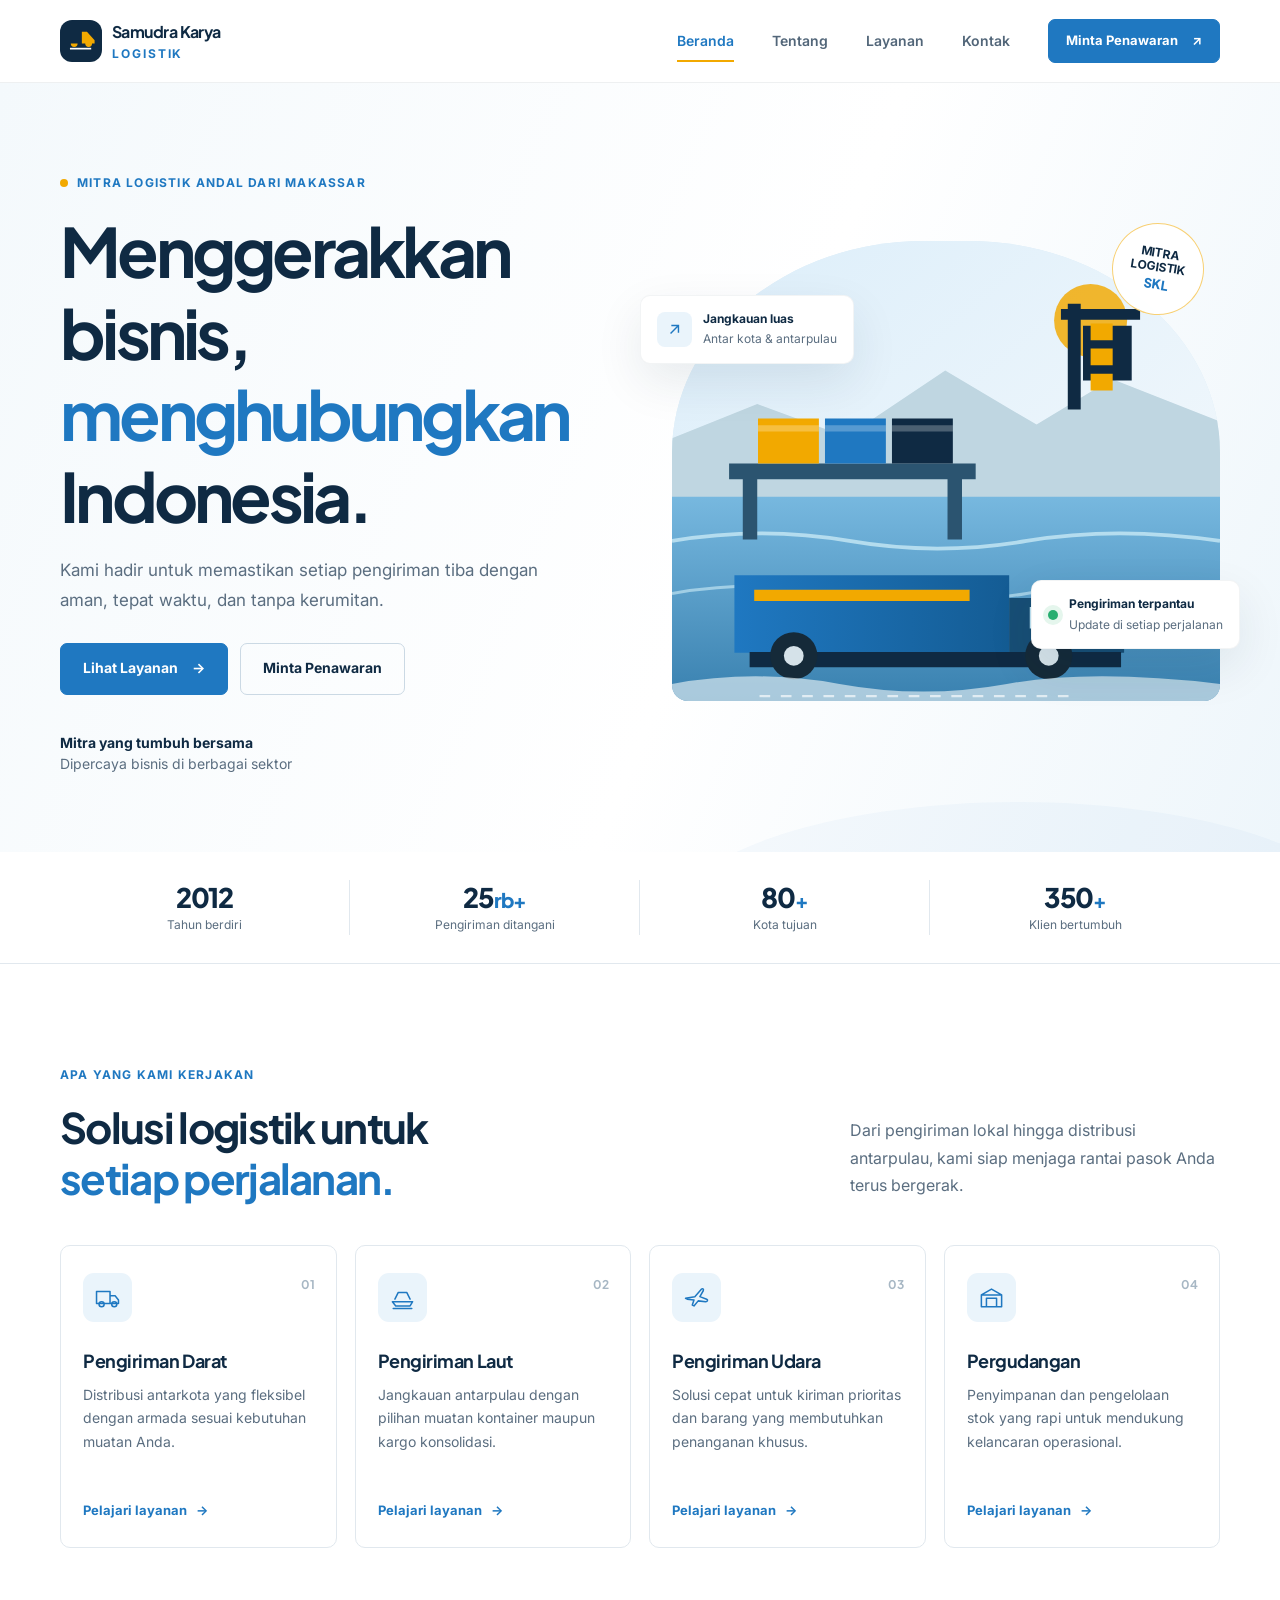
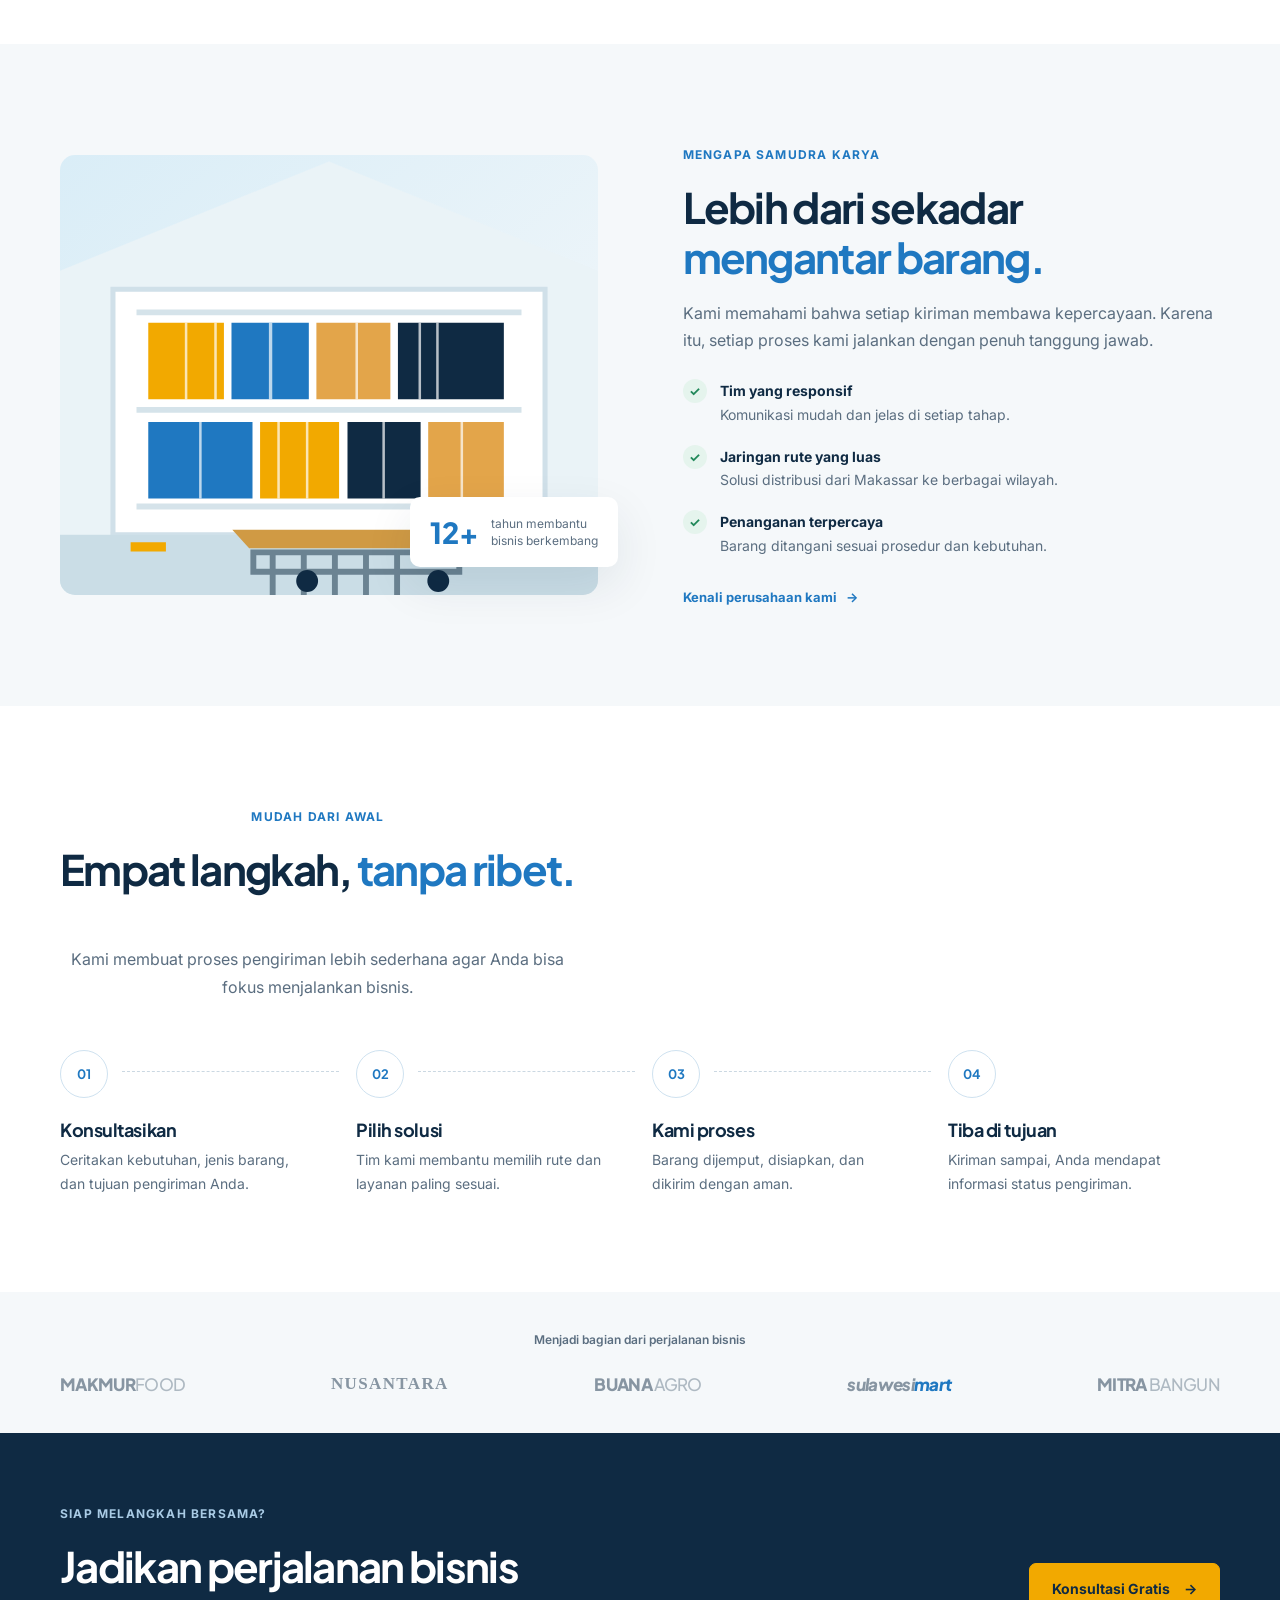
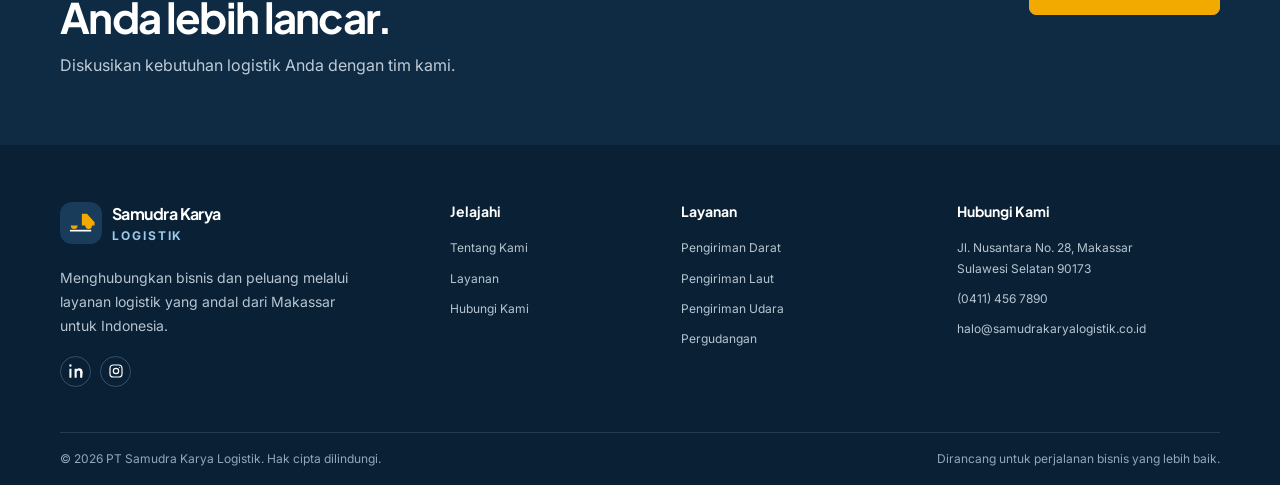
<file: index.html>
<!doctype html>
<html lang="id">
<head>
  <meta charset="utf-8">
  <meta name="viewport" content="width=device-width, initial-scale=1">
  <title>PT Samudra Karya Logistik | Mitra Logistik Terpercaya Makassar</title>
  <meta name="description" content="Solusi pengiriman darat, laut, udara, dan pergudangan dari Makassar untuk bisnis yang bergerak maju.">
  <!-- GANTI: Domain canonical, URL Open Graph, serta favicon sesuai domain resmi klien. -->
  <link rel="canonical" href="https://www.samudrakaryalogistik.co.id/">
  <meta property="og:type" content="website">
  <meta property="og:title" content="PT Samudra Karya Logistik | Mitra Logistik Terpercaya">
  <meta property="og:description" content="Menghubungkan bisnis Anda ke seluruh Indonesia dengan layanan logistik yang andal.">
  <meta property="og:url" content="https://www.samudrakaryalogistik.co.id/">
  <meta property="og:image" content="https://www.samudrakaryalogistik.co.id/assets/img/og-image.jpg">
  <meta name="twitter:card" content="summary_large_image">
  <link rel="icon" href="data:image/svg+xml,%3Csvg xmlns='http://www.w3.org/2000/svg' viewBox='0 0 48 48'%3E%3Crect width='48' height='48' rx='12' fill='%230f2a43'/%3E%3Cpath d='M10 28h17V15h5l7 8v5h-3a4 4 0 0 1-8 0h-9a4 4 0 0 1-8 0h-1z' fill='%23f2a900'/%3E%3C/svg%3E">
  <link rel="preconnect" href="https://fonts.googleapis.com">
  <link rel="preconnect" href="https://fonts.gstatic.com" crossorigin>
  <link href="https://fonts.googleapis.com/css2?family=Inter:wght@400;500;600;700&family=Plus+Jakarta+Sans:wght@500;600;700;800&display=swap" rel="stylesheet">
  <link rel="stylesheet" href="assets/css/style.css">
  <script src="assets/js/main.js" defer></script>
</head>
<body>
  <a class="skip-link" href="#konten">Lewati ke konten utama</a>
  <!-- GANTI: Identitas perusahaan dan tautan sosial di header/footer sesuai data resmi klien. -->
  <header class="site-header">
    <div class="container header-inner">
      <a class="brand" href="index.html" aria-label="PT Samudra Karya Logistik, Beranda">
        <span class="brand-mark" aria-hidden="true"><svg viewBox="0 0 40 40"><path d="M4 23h17V9h6l9 10v4h-3a4 4 0 0 1-8 0h-9a4 4 0 0 1-8 0H4Z"/><path d="M7 29h25" class="brand-line"/></svg></span>
        <span class="brand-text"><strong>Samudra Karya</strong><small>LOGISTIK</small></span>
      </a>
      <button class="menu-toggle" type="button" aria-label="Buka menu navigasi" aria-expanded="false" aria-controls="primary-nav"><span></span><span></span><span></span></button>
      <nav class="primary-nav" id="primary-nav" aria-label="Navigasi utama">
        <a href="index.html" aria-current="page">Beranda</a><a href="about.html">Tentang</a><a href="services.html">Layanan</a><a href="contact.html">Kontak</a>
        <a class="button button-small nav-cta" href="contact.html">Minta Penawaran <span aria-hidden="true">↗</span></a>
      </nav>
    </div>
  </header>
  <main id="konten">
    <!-- GANTI: Headline, statistik, nama layanan, dan konten pemasaran sesuai data serta penawaran resmi klien. -->
    <section class="hero">
      <div class="container hero-grid">
        <div class="hero-copy reveal">
          <span class="eyebrow"><span class="eyebrow-dot"></span> MITRA LOGISTIK ANDAL DARI MAKASSAR</span>
          <h1>Menggerakkan bisnis,<br><span>menghubungkan</span><br>Indonesia.</h1>
          <p>Kami hadir untuk memastikan setiap pengiriman tiba dengan aman, tepat waktu, dan tanpa kerumitan.</p>
          <div class="button-row"><a class="button" href="services.html">Lihat Layanan <span aria-hidden="true">→</span></a><a class="button button-outline" href="contact.html">Minta Penawaran</a></div>
          <div class="hero-proof"><p><strong>Mitra yang tumbuh bersama</strong><br><span>Dipercaya bisnis di berbagai sektor</span></p></div>
        </div>
        <div class="hero-visual reveal">
          <div class="hero-image-wrap"><img src="assets/img/hero-logistics.svg" width="720" height="620" alt="Ilustrasi armada logistik dan kontainer di pelabuhan Makassar" fetchpriority="high"></div>
          <div class="floating-card floating-card-top"><span class="floating-icon" aria-hidden="true"><svg viewBox="0 0 24 24" fill="none" stroke="currentColor" stroke-width="1.8" aria-hidden="true"><path d="M7 17 17 7M8 7h9v9"/></svg></span><span><strong>Jangkauan luas</strong><small>Antar kota &amp; antarpulau</small></span></div>
          <div class="floating-card floating-card-bottom"><span class="status-dot"></span><span><strong>Pengiriman terpantau</strong><small>Update di setiap perjalanan</small></span></div>
          <div class="hero-stamp"><span>MITRA<br>LOGISTIK</span><b>SKL</b></div>
        </div>
      </div>
      <div class="hero-wave" aria-hidden="true"></div>
    </section>
    <section class="stats-section" aria-label="Statistik perusahaan">
      <div class="container stats-grid">
        <div class="stat-item"><strong>2012</strong><span>Tahun berdiri</span></div><div class="stat-item"><strong>25<span>rb+</span></strong><span>Pengiriman ditangani</span></div><div class="stat-item"><strong>80<span>+</span></strong><span>Kota tujuan</span></div><div class="stat-item"><strong>350<span>+</span></strong><span>Klien bertumbuh</span></div>
      </div>
    </section>
    <section class="section services-preview">
      <div class="container">
        <div class="section-heading reveal"><div><span class="eyebrow">APA YANG KAMI KERJAKAN</span><h2>Solusi logistik untuk<br><span>setiap perjalanan.</span></h2></div><p>Dari pengiriman lokal hingga distribusi antarpulau, kami siap menjaga rantai pasok Anda terus bergerak.</p></div>
        <div class="service-grid">
          <article class="service-card reveal"><span class="icon-box"><svg viewBox="0 0 32 32" aria-hidden="true"><path d="M3 9h16v14H3zM19 14h6l4 5v4H19z"/><circle cx="9" cy="24" r="3"/><circle cx="24" cy="24" r="3"/></svg></span><span class="card-number">01</span><h3>Pengiriman Darat</h3><p>Distribusi antarkota yang fleksibel dengan armada sesuai kebutuhan muatan Anda.</p><a class="text-link" href="services.html#darat">Pelajari layanan <span aria-hidden="true">→</span></a></article>
          <article class="service-card reveal"><span class="icon-box"><svg viewBox="0 0 32 32" aria-hidden="true"><path d="M4 21h24l-3 5H8zM7 18l4-8h10l4 8M5 29h22"/></svg></span><span class="card-number">02</span><h3>Pengiriman Laut</h3><p>Jangkauan antarpulau dengan pilihan muatan kontainer maupun kargo konsolidasi.</p><a class="text-link" href="services.html#laut">Pelajari layanan <span aria-hidden="true">→</span></a></article>
          <article class="service-card reveal"><span class="icon-box"><svg viewBox="0 0 32 32" aria-hidden="true"><path d="m3 17 11-2 8-9c1-1 3 0 2 2l-4 7 8 3c2 1 1 3-1 3l-9-1-5 6-2-1 2-6-8-1z"/></svg></span><span class="card-number">03</span><h3>Pengiriman Udara</h3><p>Solusi cepat untuk kiriman prioritas dan barang yang membutuhkan penanganan khusus.</p><a class="text-link" href="services.html#udara">Pelajari layanan <span aria-hidden="true">→</span></a></article>
          <article class="service-card reveal"><span class="icon-box"><svg viewBox="0 0 32 32" aria-hidden="true"><path d="M4 27V13l12-7 12 7v14H4zM10 27V17h12v10M4 13h24"/></svg></span><span class="card-number">04</span><h3>Pergudangan</h3><p>Penyimpanan dan pengelolaan stok yang rapi untuk mendukung kelancaran operasional.</p><a class="text-link" href="services.html#gudang">Pelajari layanan <span aria-hidden="true">→</span></a></article>
        </div>
      </div>
    </section>
    <section class="section why-section">
      <div class="container why-grid">
        <div class="why-visual reveal"><img src="assets/img/warehouse.svg" width="640" height="560" alt="Ilustrasi gudang logistik dengan barang tersusun rapi" loading="lazy"><div class="why-note"><b>12+</b><span>tahun membantu<br>bisnis berkembang</span></div></div>
        <div class="why-copy reveal"><span class="eyebrow">MENGAPA SAMUDRA KARYA</span><h2>Lebih dari sekadar<br><span>mengantar barang.</span></h2><p>Kami memahami bahwa setiap kiriman membawa kepercayaan. Karena itu, setiap proses kami jalankan dengan penuh tanggung jawab.</p>
          <ul class="check-list"><li><span>✓</span><div><strong>Tim yang responsif</strong><small>Komunikasi mudah dan jelas di setiap tahap.</small></div></li><li><span>✓</span><div><strong>Jaringan rute yang luas</strong><small>Solusi distribusi dari Makassar ke berbagai wilayah.</small></div></li><li><span>✓</span><div><strong>Penanganan terpercaya</strong><small>Barang ditangani sesuai prosedur dan kebutuhan.</small></div></li></ul>
          <a class="text-link" href="about.html">Kenali perusahaan kami <span aria-hidden="true">→</span></a>
        </div>
      </div>
    </section>
    <section class="section process-section">
      <div class="container"><div class="section-heading centered reveal"><div><span class="eyebrow">MUDAH DARI AWAL</span><h2>Empat langkah, <span>tanpa ribet.</span></h2></div><p>Kami membuat proses pengiriman lebih sederhana agar Anda bisa fokus menjalankan bisnis.</p></div>
        <div class="process-grid"><article class="process-step reveal"><span class="process-icon">01</span><h3>Konsultasikan</h3><p>Ceritakan kebutuhan, jenis barang, dan tujuan pengiriman Anda.</p></article><article class="process-step reveal"><span class="process-icon">02</span><h3>Pilih solusi</h3><p>Tim kami membantu memilih rute dan layanan paling sesuai.</p></article><article class="process-step reveal"><span class="process-icon">03</span><h3>Kami proses</h3><p>Barang dijemput, disiapkan, dan dikirim dengan aman.</p></article><article class="process-step reveal"><span class="process-icon">04</span><h3>Tiba di tujuan</h3><p>Kiriman sampai, Anda mendapat informasi status pengiriman.</p></article></div>
      </div>
    </section>
    <!-- GANTI: Nama logo placeholder dengan logo klien/mitra yang telah mendapat persetujuan penggunaan. -->
    <section class="clients-section">
      <div class="container clients-inner"><p>Menjadi bagian dari perjalanan bisnis</p><div class="client-logos" aria-label="Contoh sektor klien"><span>MAKMUR<span class="logo-light">FOOD</span></span><span class="logo-serif">NUSANTARA</span><span>BUANA<span class="logo-light"> AGRO</span></span><span class="logo-italic">sulawesi<span>mart</span></span><span>MITRA<span class="logo-light"> BANGUN</span></span></div></div>
    </section>
    <section class="cta-section"><div class="container cta-inner reveal"><div><span class="eyebrow eyebrow-light">SIAP MELANGKAH BERSAMA?</span><h2>Jadikan perjalanan bisnis<br>Anda lebih lancar.</h2><p>Diskusikan kebutuhan logistik Anda dengan tim kami.</p></div><a class="button button-yellow" href="contact.html">Konsultasi Gratis <span aria-hidden="true">→</span></a></div></section>
  </main>
  <!-- GANTI: Alamat, nomor telepon, email, tautan sosial, dan hak cipta sesuai data resmi klien. -->
  <footer class="site-footer">
    <div class="container footer-main"><div class="footer-about"><a class="brand brand-light" href="index.html" aria-label="Samudra Karya Logistik, Beranda"><span class="brand-mark" aria-hidden="true"><svg viewBox="0 0 40 40"><path d="M4 23h17V9h6l9 10v4h-3a4 4 0 0 1-8 0h-9a4 4 0 0 1-8 0H4Z"/><path d="M7 29h25" class="brand-line"/></svg></span><span class="brand-text"><strong>Samudra Karya</strong><small>LOGISTIK</small></span></a><p>Menghubungkan bisnis dan peluang melalui layanan logistik yang andal dari Makassar untuk Indonesia.</p>    <div class="social-links"><a href="https://www.linkedin.com/" aria-label="LinkedIn Samudra Karya"><svg viewBox="0 0 24 24" fill="currentColor" aria-hidden="true"><path d="M5.2 8.5H2.1V22h3.1V8.5ZM3.65 2a1.8 1.8 0 1 0 0 3.6 1.8 1.8 0 0 0 0-3.6ZM22 13.7c0-4.1-2.2-6-5.1-6a4.4 4.4 0 0 0-3.9 2.1V8.5H9.9V22H13v-7.1c0-1.9.4-3.8 2.8-3.8s2.4 2.2 2.4 3.9V22h3.1l.7-8.3Z"/></svg></a><a href="https://www.instagram.com/" aria-label="Instagram Samudra Karya"><svg viewBox="0 0 24 24" fill="none" stroke="currentColor" stroke-width="1.8" stroke-linecap="round" stroke-linejoin="round" aria-hidden="true"><rect x="3" y="3" width="18" height="18" rx="5"/><circle cx="12" cy="12" r="4"/><circle cx="17.5" cy="6.8" r=".8" fill="currentColor" stroke="none"/></svg></a></div></div>
      <div class="footer-column"><h2>Jelajahi</h2><a href="about.html">Tentang Kami</a><a href="services.html">Layanan</a><a href="contact.html">Hubungi Kami</a></div><div class="footer-column"><h2>Layanan</h2><a href="services.html#darat">Pengiriman Darat</a><a href="services.html#laut">Pengiriman Laut</a><a href="services.html#udara">Pengiriman Udara</a><a href="services.html#gudang">Pergudangan</a></div><div class="footer-column footer-contact"><h2>Hubungi Kami</h2><p>Jl. Nusantara No. 28, Makassar<br>Sulawesi Selatan 90173</p><a href="tel:+624114567890">(0411) 456 7890</a><a href="mailto:halo@samudrakaryalogistik.co.id">halo@samudrakaryalogistik.co.id</a></div>
    </div><div class="container footer-bottom"><p>© <span data-year>2026</span> PT Samudra Karya Logistik. Hak cipta dilindungi.</p><p>Dirancang untuk perjalanan bisnis yang lebih baik.</p></div>
  </footer>
</body>
</html>
</file>
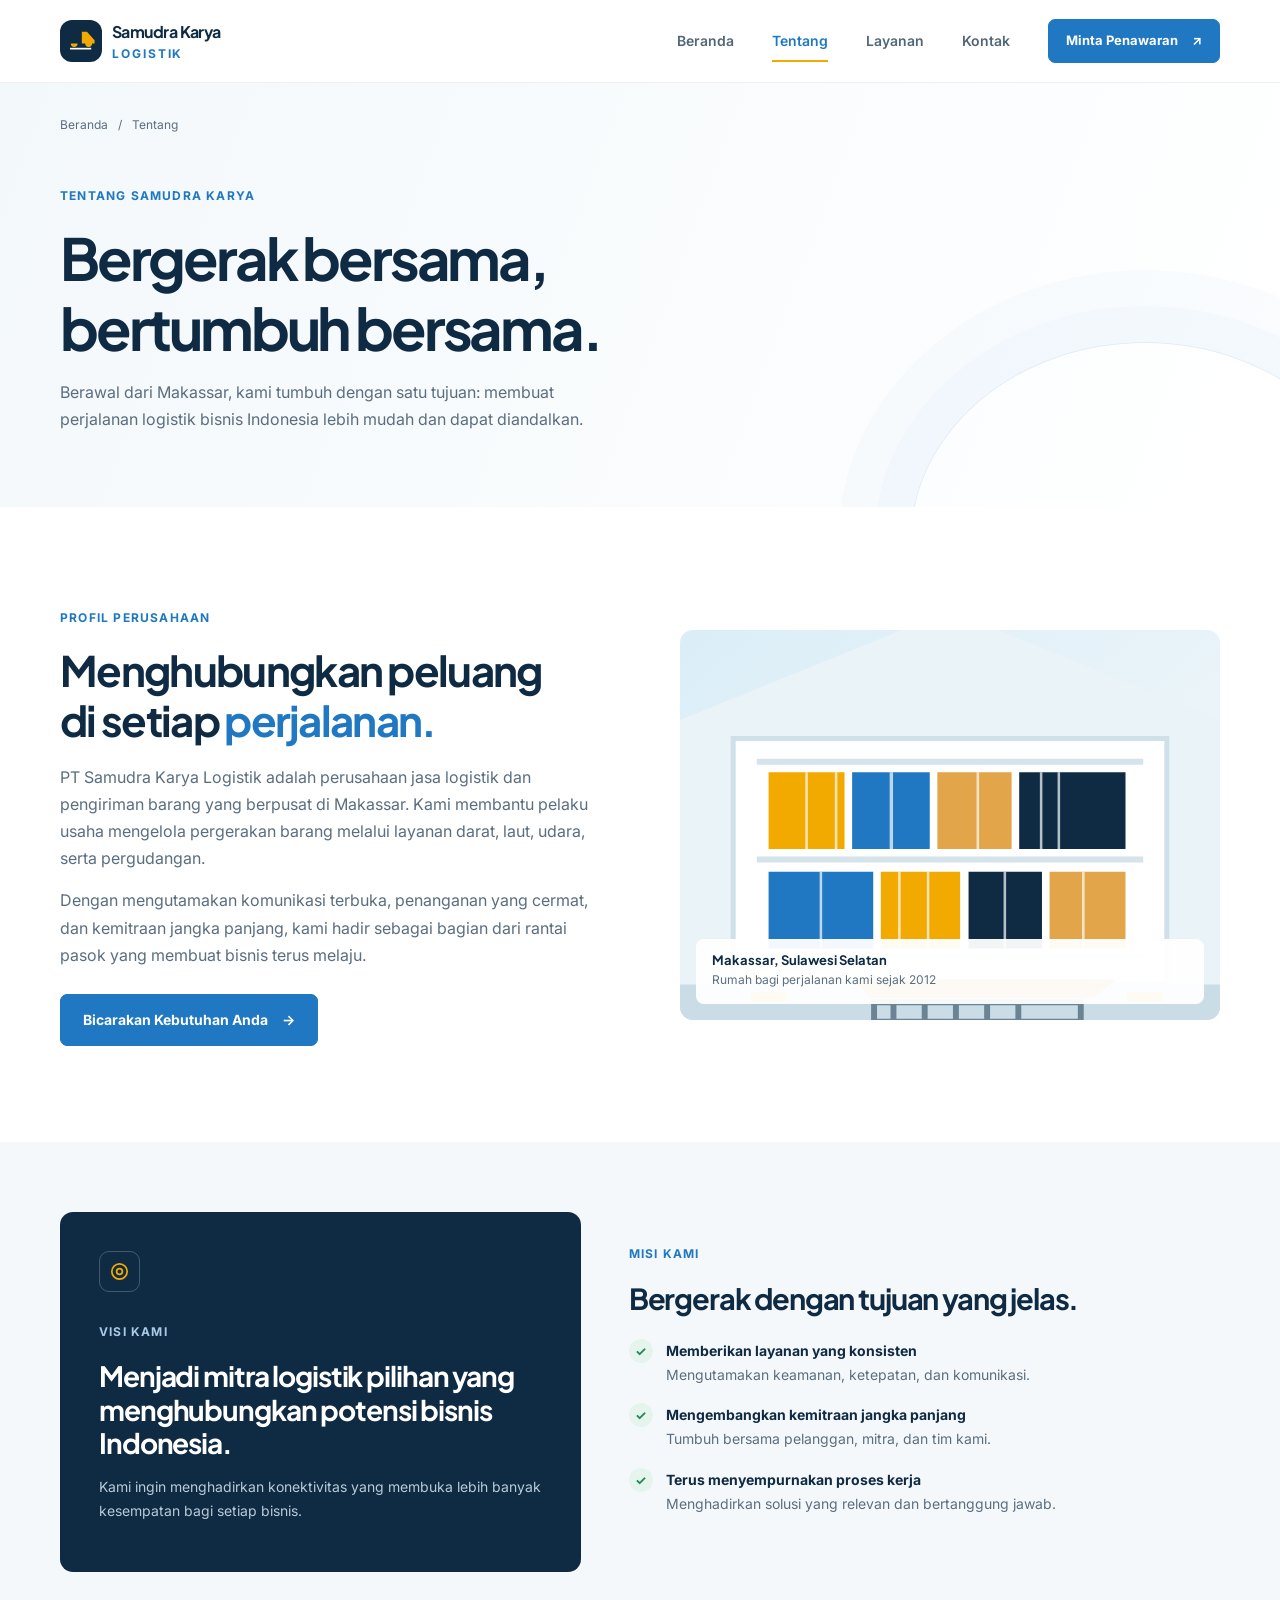
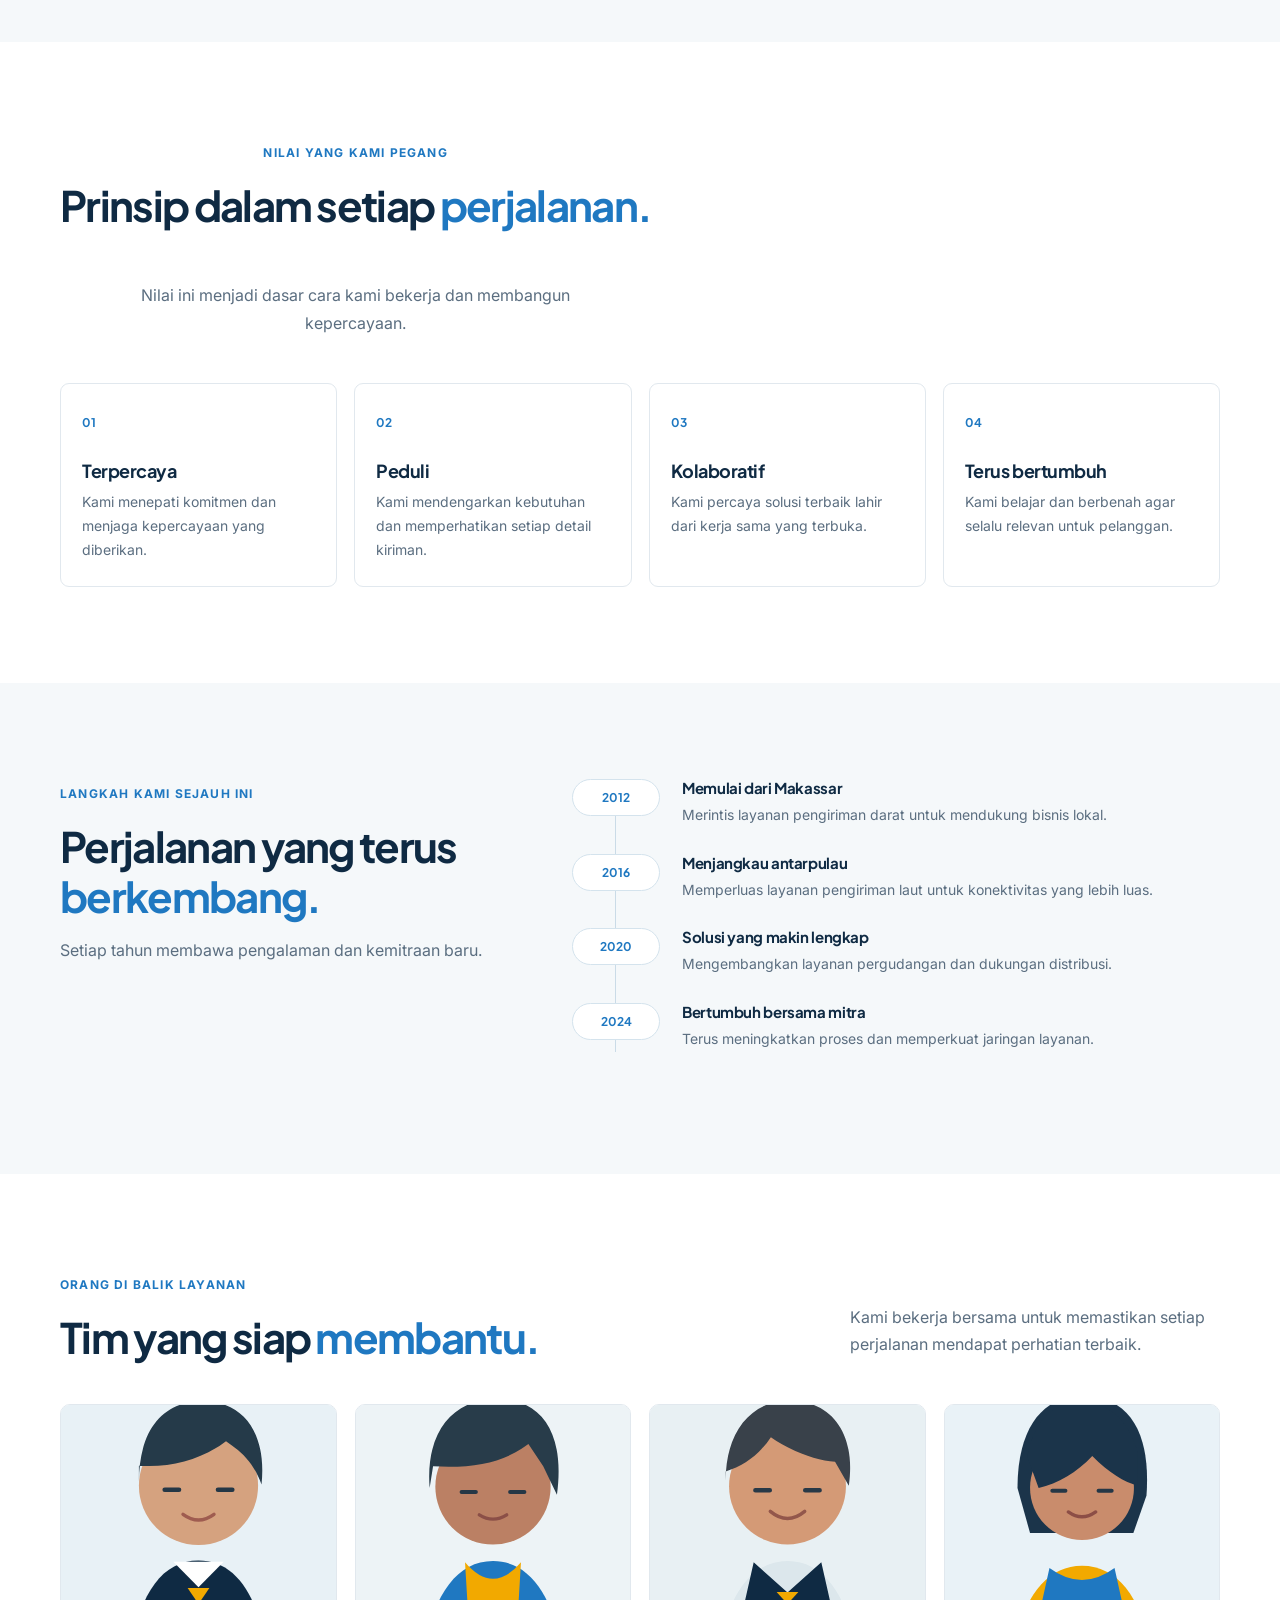
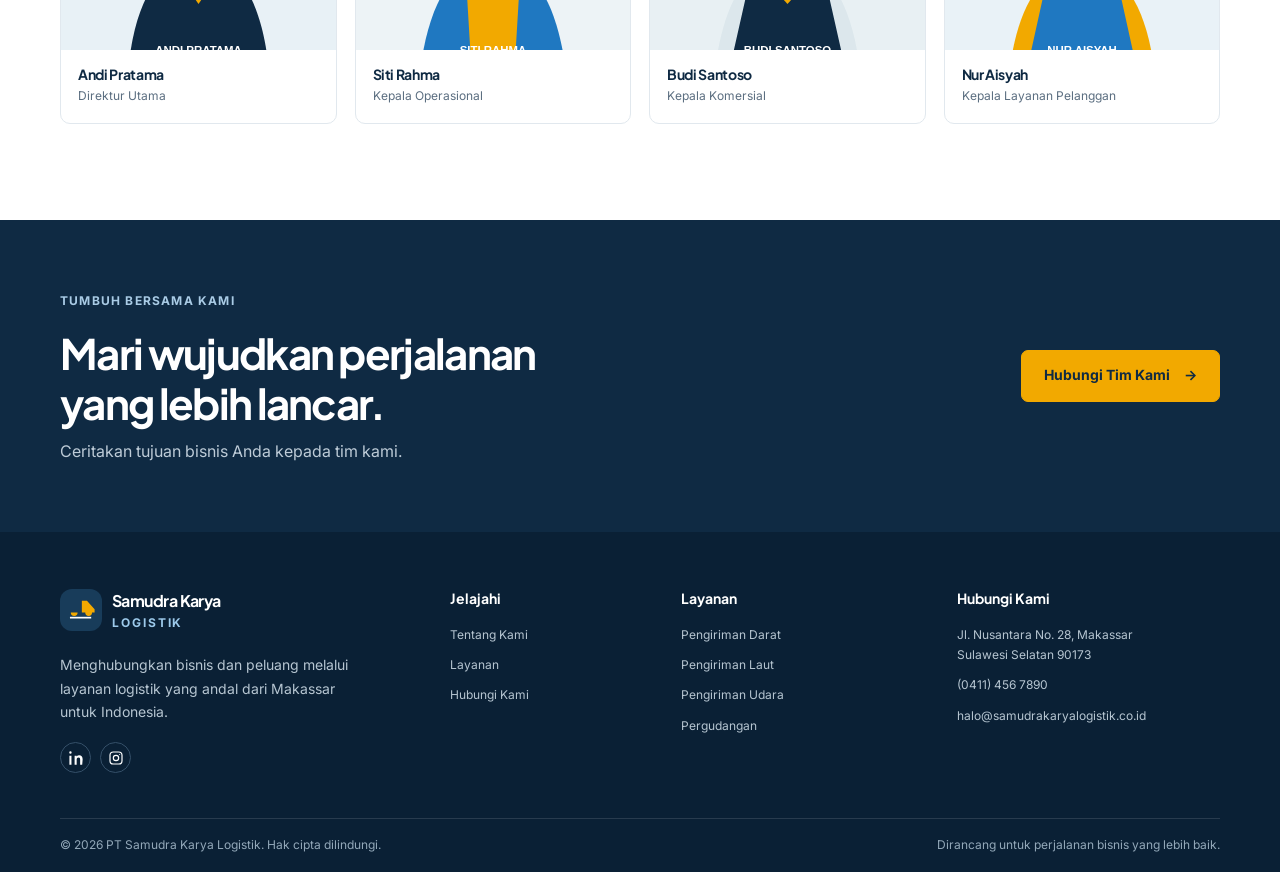
<file: about.html>
<!doctype html>
<html lang="id">
<head>
  <meta charset="utf-8"><meta name="viewport" content="width=device-width, initial-scale=1">
  <title>Tentang Kami | PT Samudra Karya Logistik</title>
  <meta name="description" content="Kenali PT Samudra Karya Logistik, mitra pengiriman dan distribusi terpercaya yang tumbuh dari Makassar.">
  <!-- GANTI: Domain canonical, URL Open Graph, serta favicon sesuai domain resmi klien. -->
  <link rel="canonical" href="https://www.samudrakaryalogistik.co.id/about.html">
  <meta property="og:type" content="website"><meta property="og:title" content="Tentang Kami | Samudra Karya Logistik"><meta property="og:description" content="Berkenalan dengan perjalanan, visi, dan tim Samudra Karya Logistik."><meta property="og:url" content="https://www.samudrakaryalogistik.co.id/about.html"><meta property="og:image" content="https://www.samudrakaryalogistik.co.id/assets/img/og-image.jpg"><meta name="twitter:card" content="summary_large_image">
  <link rel="icon" href="data:image/svg+xml,%3Csvg xmlns='http://www.w3.org/2000/svg' viewBox='0 0 48 48'%3E%3Crect width='48' height='48' rx='12' fill='%230f2a43'/%3E%3Cpath d='M10 28h17V15h5l7 8v5h-3a4 4 0 0 1-8 0h-9a4 4 0 0 1-8 0h-1z' fill='%23f2a900'/%3E%3C/svg%3E">
  <link rel="preconnect" href="https://fonts.googleapis.com"><link rel="preconnect" href="https://fonts.gstatic.com" crossorigin><link href="https://fonts.googleapis.com/css2?family=Inter:wght@400;500;600;700&family=Plus+Jakarta+Sans:wght@500;600;700;800&display=swap" rel="stylesheet"><link rel="stylesheet" href="assets/css/style.css"><script src="assets/js/main.js" defer></script>
</head>
<body>
  <a class="skip-link" href="#konten">Lewati ke konten utama</a>
  <!-- GANTI: Identitas perusahaan, tautan navigasi, dan CTA sesuai informasi resmi klien. -->
  <header class="site-header"><div class="container header-inner"><a class="brand" href="index.html" aria-label="PT Samudra Karya Logistik, Beranda"><span class="brand-mark" aria-hidden="true"><svg viewBox="0 0 40 40"><path d="M4 23h17V9h6l9 10v4h-3a4 4 0 0 1-8 0h-9a4 4 0 0 1-8 0H4Z"/><path d="M7 29h25" class="brand-line"/></svg></span><span class="brand-text"><strong>Samudra Karya</strong><small>LOGISTIK</small></span></a><button class="menu-toggle" type="button" aria-label="Buka menu navigasi" aria-expanded="false" aria-controls="primary-nav"><span></span><span></span><span></span></button><nav class="primary-nav" id="primary-nav" aria-label="Navigasi utama"><a href="index.html">Beranda</a><a href="about.html" aria-current="page">Tentang</a><a href="services.html">Layanan</a><a href="contact.html">Kontak</a><a class="button button-small nav-cta" href="contact.html">Minta Penawaran <span aria-hidden="true">↗</span></a></nav></div></header>
  <main id="konten">
    <!-- GANTI: Profil, tahun timeline, visi/misi, dan nilai dengan informasi perusahaan yang telah disetujui. -->
    <section class="page-hero"><div class="container page-hero-inner"><nav class="breadcrumbs" aria-label="Breadcrumb"><a href="index.html">Beranda</a><span>/</span><span aria-current="page">Tentang</span></nav><span class="eyebrow">TENTANG SAMUDRA KARYA</span><h1>Bergerak bersama,<br><span>bertumbuh bersama.</span></h1><p>Berawal dari Makassar, kami tumbuh dengan satu tujuan: membuat perjalanan logistik bisnis Indonesia lebih mudah dan dapat diandalkan.</p></div><div class="page-hero-shape" aria-hidden="true"></div></section>
    <section class="section about-intro"><div class="container about-intro-grid"><div class="about-intro-copy reveal"><span class="eyebrow">PROFIL PERUSAHAAN</span><h2>Menghubungkan peluang<br>di setiap <span>perjalanan.</span></h2><p>PT Samudra Karya Logistik adalah perusahaan jasa logistik dan pengiriman barang yang berpusat di Makassar. Kami membantu pelaku usaha mengelola pergerakan barang melalui layanan darat, laut, udara, serta pergudangan.</p><p>Dengan mengutamakan komunikasi terbuka, penanganan yang cermat, dan kemitraan jangka panjang, kami hadir sebagai bagian dari rantai pasok yang membuat bisnis terus melaju.</p><a class="button" href="contact.html">Bicarakan Kebutuhan Anda <span aria-hidden="true">→</span></a></div><div class="about-photo reveal"><img src="assets/img/warehouse.svg" width="640" height="560" alt="Ilustrasi operasional gudang Samudra Karya Logistik" loading="lazy"><div class="about-photo-caption"><b>Makassar, Sulawesi Selatan</b><span>Rumah bagi perjalanan kami sejak 2012</span></div></div></div></section>
    <section class="vision-section"><div class="container vision-grid"><article class="vision-card reveal"><span class="vision-icon" aria-hidden="true"><svg viewBox="0 0 24 24" fill="none" stroke="currentColor" stroke-width="1.8" aria-hidden="true"><circle cx="12" cy="12" r="8"/><circle cx="12" cy="12" r="3"/></svg></span><span class="eyebrow eyebrow-light">VISI KAMI</span><h2>Menjadi mitra logistik pilihan yang menghubungkan potensi bisnis Indonesia.</h2><p>Kami ingin menghadirkan konektivitas yang membuka lebih banyak kesempatan bagi setiap bisnis.</p></article><article class="mission-card reveal"><span class="eyebrow">MISI KAMI</span><h2>Bergerak dengan tujuan yang jelas.</h2><ul class="check-list"><li><span>✓</span><div><strong>Memberikan layanan yang konsisten</strong><small>Mengutamakan keamanan, ketepatan, dan komunikasi.</small></div></li><li><span>✓</span><div><strong>Mengembangkan kemitraan jangka panjang</strong><small>Tumbuh bersama pelanggan, mitra, dan tim kami.</small></div></li><li><span>✓</span><div><strong>Terus menyempurnakan proses kerja</strong><small>Menghadirkan solusi yang relevan dan bertanggung jawab.</small></div></li></ul></article></div></section>
    <section class="section values-section"><div class="container"><div class="section-heading centered reveal"><div><span class="eyebrow">NILAI YANG KAMI PEGANG</span><h2>Prinsip dalam setiap <span>perjalanan.</span></h2></div><p>Nilai ini menjadi dasar cara kami bekerja dan membangun kepercayaan.</p></div><div class="values-grid"><article class="value-card reveal"><span class="value-number">01</span><h3>Terpercaya</h3><p>Kami menepati komitmen dan menjaga kepercayaan yang diberikan.</p></article><article class="value-card reveal"><span class="value-number">02</span><h3>Peduli</h3><p>Kami mendengarkan kebutuhan dan memperhatikan setiap detail kiriman.</p></article><article class="value-card reveal"><span class="value-number">03</span><h3>Kolaboratif</h3><p>Kami percaya solusi terbaik lahir dari kerja sama yang terbuka.</p></article><article class="value-card reveal"><span class="value-number">04</span><h3>Terus bertumbuh</h3><p>Kami belajar dan berbenah agar selalu relevan untuk pelanggan.</p></article></div></div></section>
    <section class="section timeline-section"><div class="container timeline-grid"><div class="timeline-heading reveal"><span class="eyebrow">LANGKAH KAMI SEJAUH INI</span><h2>Perjalanan yang terus <span>berkembang.</span></h2><p>Setiap tahun membawa pengalaman dan kemitraan baru.</p></div><div class="timeline"><article class="timeline-item reveal"><span class="timeline-year">2012</span><div><h3>Memulai dari Makassar</h3><p>Merintis layanan pengiriman darat untuk mendukung bisnis lokal.</p></div></article><article class="timeline-item reveal"><span class="timeline-year">2016</span><div><h3>Menjangkau antarpulau</h3><p>Memperluas layanan pengiriman laut untuk konektivitas yang lebih luas.</p></div></article><article class="timeline-item reveal"><span class="timeline-year">2020</span><div><h3>Solusi yang makin lengkap</h3><p>Mengembangkan layanan pergudangan dan dukungan distribusi.</p></div></article><article class="timeline-item reveal"><span class="timeline-year">2024</span><div><h3>Bertumbuh bersama mitra</h3><p>Terus meningkatkan proses dan memperkuat jaringan layanan.</p></div></article></div></div></section>
    <!-- GANTI: Nama, jabatan, dan foto ilustrasi anggota tim dengan profil resmi beserta izin publikasinya. -->
    <section class="section team-section"><div class="container"><div class="section-heading reveal"><div><span class="eyebrow">ORANG DI BALIK LAYANAN</span><h2>Tim yang siap <span>membantu.</span></h2></div><p>Kami bekerja bersama untuk memastikan setiap perjalanan mendapat perhatian terbaik.</p></div><div class="team-grid"><article class="team-card reveal"><img src="assets/img/team-andi.svg" width="480" height="520" alt="Foto placeholder Andi Pratama, Direktur Utama" loading="lazy"><div><h3>Andi Pratama</h3><p>Direktur Utama</p></div></article><article class="team-card reveal"><img src="assets/img/team-siti.svg" width="480" height="520" alt="Foto placeholder Siti Rahma, Kepala Operasional" loading="lazy"><div><h3>Siti Rahma</h3><p>Kepala Operasional</p></div></article><article class="team-card reveal"><img src="assets/img/team-budi.svg" width="480" height="520" alt="Foto placeholder Budi Santoso, Kepala Komersial" loading="lazy"><div><h3>Budi Santoso</h3><p>Kepala Komersial</p></div></article><article class="team-card reveal"><img src="assets/img/team-nur.svg" width="480" height="520" alt="Foto placeholder Nur Aisyah, Kepala Layanan Pelanggan" loading="lazy"><div><h3>Nur Aisyah</h3><p>Kepala Layanan Pelanggan</p></div></article></div></div></section>
    <section class="cta-section"><div class="container cta-inner reveal"><div><span class="eyebrow eyebrow-light">TUMBUH BERSAMA KAMI</span><h2>Mari wujudkan perjalanan<br>yang lebih lancar.</h2><p>Ceritakan tujuan bisnis Anda kepada tim kami.</p></div><a class="button button-yellow" href="contact.html">Hubungi Tim Kami <span aria-hidden="true">→</span></a></div></section>
  </main>
  <!-- GANTI: Alamat, nomor telepon, email, tautan sosial, dan hak cipta sesuai data resmi klien. -->
  <footer class="site-footer"><div class="container footer-main"><div class="footer-about"><a class="brand brand-light" href="index.html" aria-label="Samudra Karya Logistik, Beranda"><span class="brand-mark" aria-hidden="true"><svg viewBox="0 0 40 40"><path d="M4 23h17V9h6l9 10v4h-3a4 4 0 0 1-8 0h-9a4 4 0 0 1-8 0H4Z"/><path d="M7 29h25" class="brand-line"/></svg></span><span class="brand-text"><strong>Samudra Karya</strong><small>LOGISTIK</small></span></a><p>Menghubungkan bisnis dan peluang melalui layanan logistik yang andal dari Makassar untuk Indonesia.</p><div class="social-links"><a href="https://www.linkedin.com/" aria-label="LinkedIn Samudra Karya"><svg viewBox="0 0 24 24" fill="currentColor" aria-hidden="true"><path d="M5.2 8.5H2.1V22h3.1V8.5ZM3.65 2a1.8 1.8 0 1 0 0 3.6 1.8 1.8 0 0 0 0-3.6ZM22 13.7c0-4.1-2.2-6-5.1-6a4.4 4.4 0 0 0-3.9 2.1V8.5H9.9V22H13v-7.1c0-1.9.4-3.8 2.8-3.8s2.4 2.2 2.4 3.9V22h3.1l.7-8.3Z"/></svg></a><a href="https://www.instagram.com/" aria-label="Instagram Samudra Karya"><svg viewBox="0 0 24 24" fill="none" stroke="currentColor" stroke-width="1.8" stroke-linecap="round" stroke-linejoin="round" aria-hidden="true"><rect x="3" y="3" width="18" height="18" rx="5"/><circle cx="12" cy="12" r="4"/><circle cx="17.5" cy="6.8" r=".8" fill="currentColor" stroke="none"/></svg></a></div></div><div class="footer-column"><h2>Jelajahi</h2><a href="about.html">Tentang Kami</a><a href="services.html">Layanan</a><a href="contact.html">Hubungi Kami</a></div><div class="footer-column"><h2>Layanan</h2><a href="services.html#darat">Pengiriman Darat</a><a href="services.html#laut">Pengiriman Laut</a><a href="services.html#udara">Pengiriman Udara</a><a href="services.html#gudang">Pergudangan</a></div><div class="footer-column footer-contact"><h2>Hubungi Kami</h2><p>Jl. Nusantara No. 28, Makassar<br>Sulawesi Selatan 90173</p><a href="tel:+624114567890">(0411) 456 7890</a><a href="mailto:halo@samudrakaryalogistik.co.id">halo@samudrakaryalogistik.co.id</a></div></div><div class="container footer-bottom"><p>© <span data-year>2026</span> PT Samudra Karya Logistik. Hak cipta dilindungi.</p><p>Dirancang untuk perjalanan bisnis yang lebih baik.</p></div></footer>
</body>
</html>
</file>
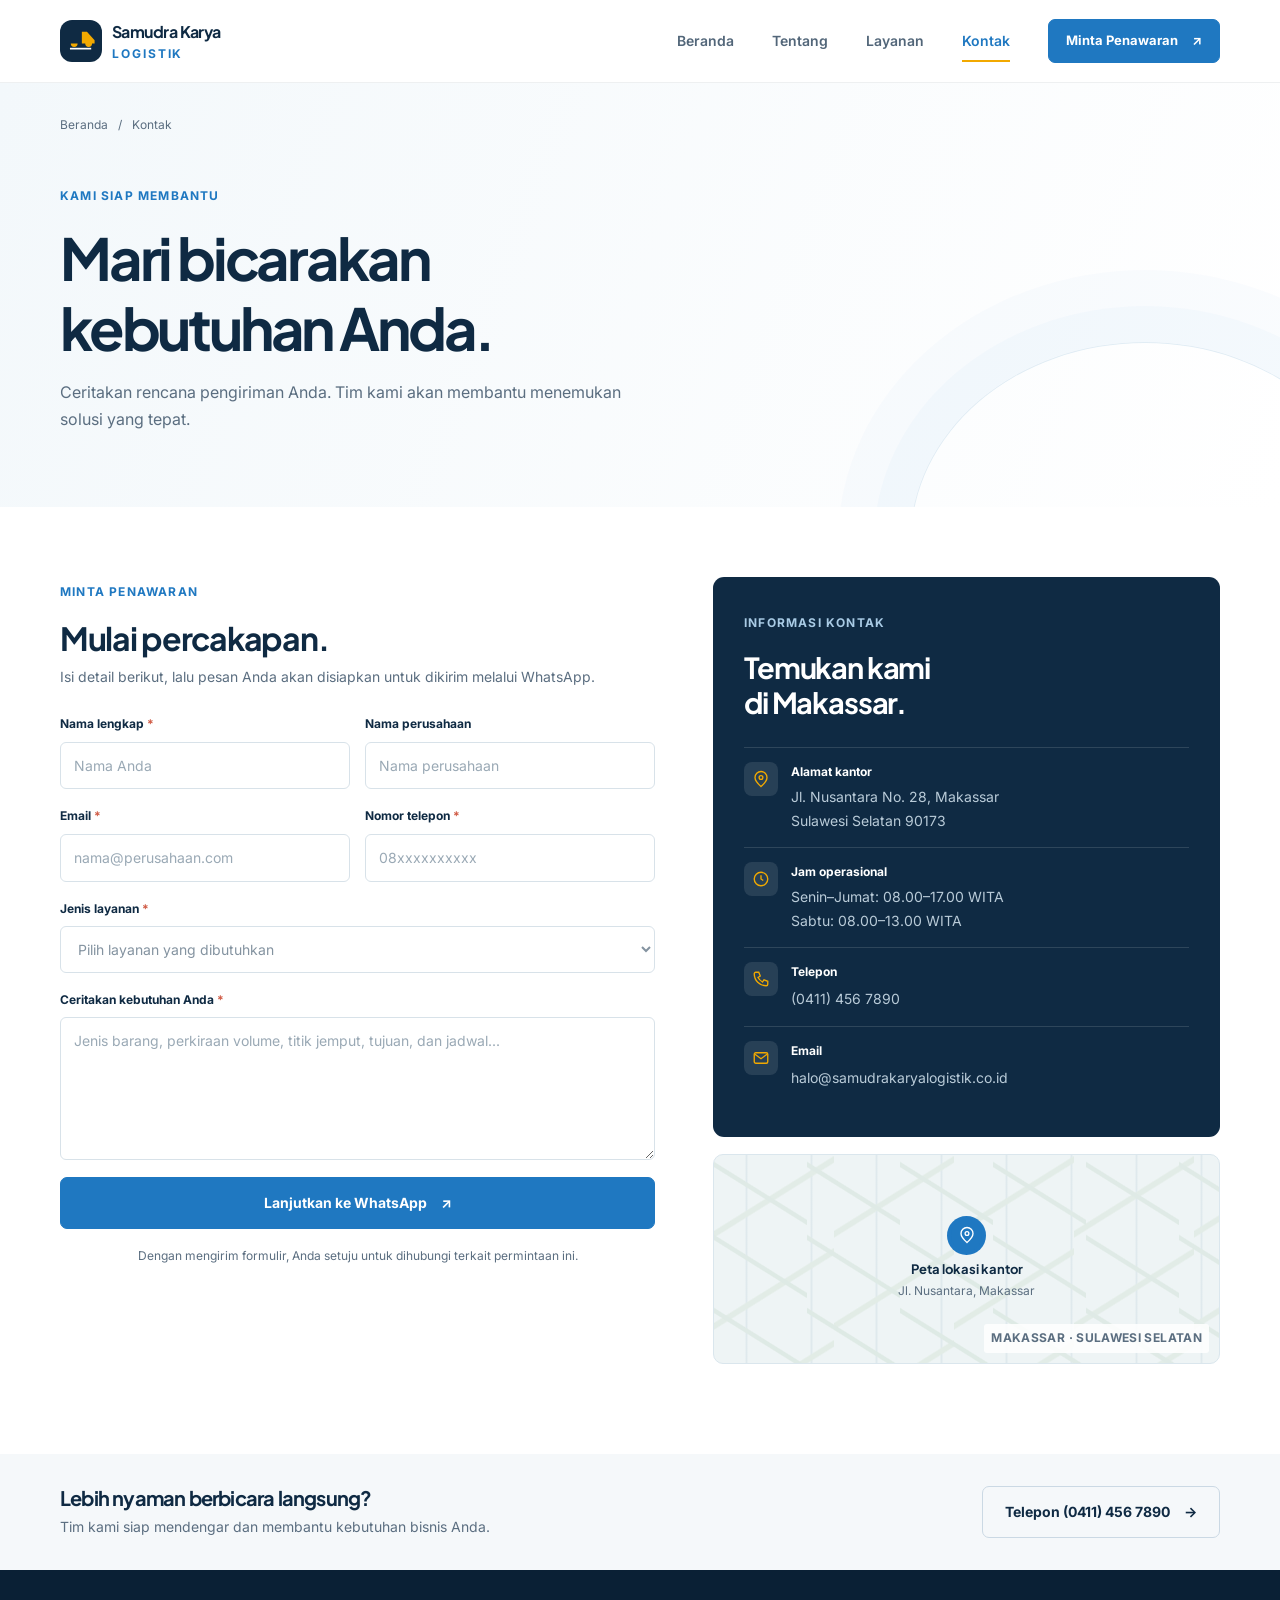
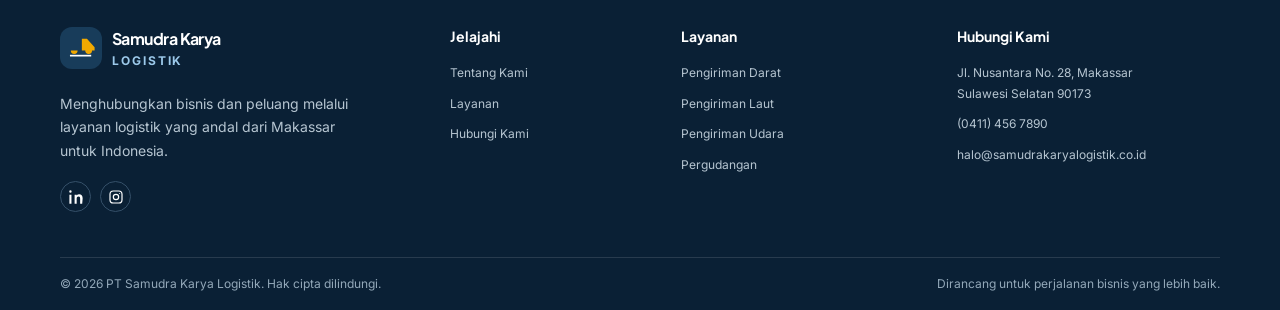
<file: contact.html>
<!doctype html>
<html lang="id">
<head>
  <meta charset="utf-8"><meta name="viewport" content="width=device-width, initial-scale=1">
  <title>Kontak &amp; Penawaran | PT Samudra Karya Logistik</title>
  <meta name="description" content="Hubungi tim Samudra Karya Logistik di Makassar untuk konsultasi dan penawaran layanan pengiriman barang.">
  <!-- GANTI: Domain canonical, URL Open Graph, serta favicon sesuai domain resmi klien. -->
  <link rel="canonical" href="https://www.samudrakaryalogistik.co.id/contact.html">
  <meta property="og:type" content="website"><meta property="og:title" content="Hubungi Kami | Samudra Karya Logistik"><meta property="og:description" content="Diskusikan kebutuhan pengiriman bisnis Anda dengan tim kami."><meta property="og:url" content="https://www.samudrakaryalogistik.co.id/contact.html"><meta property="og:image" content="https://www.samudrakaryalogistik.co.id/assets/img/og-image.jpg"><meta name="twitter:card" content="summary_large_image">
  <link rel="icon" href="data:image/svg+xml,%3Csvg xmlns='http://www.w3.org/2000/svg' viewBox='0 0 48 48'%3E%3Crect width='48' height='48' rx='12' fill='%230f2a43'/%3E%3Cpath d='M10 28h17V15h5l7 8v5h-3a4 4 0 0 1-8 0h-9a4 4 0 0 1-8 0h-1z' fill='%23f2a900'/%3E%3C/svg%3E">
  <link rel="preconnect" href="https://fonts.googleapis.com"><link rel="preconnect" href="https://fonts.gstatic.com" crossorigin><link href="https://fonts.googleapis.com/css2?family=Inter:wght@400;500;600;700&family=Plus+Jakarta+Sans:wght@500;600;700;800&display=swap" rel="stylesheet"><link rel="stylesheet" href="assets/css/style.css"><script src="assets/js/main.js" defer></script>
</head>
<body>
  <a class="skip-link" href="#konten">Lewati ke konten utama</a>
  <!-- GANTI: Identitas perusahaan, tautan navigasi, dan CTA sesuai informasi resmi klien. -->
  <header class="site-header"><div class="container header-inner"><a class="brand" href="index.html" aria-label="PT Samudra Karya Logistik, Beranda"><span class="brand-mark" aria-hidden="true"><svg viewBox="0 0 40 40"><path d="M4 23h17V9h6l9 10v4h-3a4 4 0 0 1-8 0h-9a4 4 0 0 1-8 0H4Z"/><path d="M7 29h25" class="brand-line"/></svg></span><span class="brand-text"><strong>Samudra Karya</strong><small>LOGISTIK</small></span></a><button class="menu-toggle" type="button" aria-label="Buka menu navigasi" aria-expanded="false" aria-controls="primary-nav"><span></span><span></span><span></span></button><nav class="primary-nav" id="primary-nav" aria-label="Navigasi utama"><a href="index.html">Beranda</a><a href="about.html">Tentang</a><a href="services.html">Layanan</a><a href="contact.html" aria-current="page">Kontak</a><a class="button button-small nav-cta" href="contact.html">Minta Penawaran <span aria-hidden="true">↗</span></a></nav></div></header>
  <main id="konten">
    <!-- GANTI: Data kantor, jam layanan, telepon, email, dan lokasi peta sesuai informasi resmi klien. -->
    <section class="page-hero"><div class="container page-hero-inner"><nav class="breadcrumbs" aria-label="Breadcrumb"><a href="index.html">Beranda</a><span>/</span><span aria-current="page">Kontak</span></nav><span class="eyebrow">KAMI SIAP MEMBANTU</span><h1>Mari bicarakan<br><span>kebutuhan Anda.</span></h1><p>Ceritakan rencana pengiriman Anda. Tim kami akan membantu menemukan solusi yang tepat.</p></div><div class="page-hero-shape" aria-hidden="true"></div></section>
    <section class="section contact-section"><div class="container contact-grid">
      <div class="contact-form-wrap reveal" id="form-penawaran"><span class="eyebrow">MINTA PENAWARAN</span><h2>Mulai percakapan.</h2><p>Isi detail berikut, lalu pesan Anda akan disiapkan untuk dikirim melalui WhatsApp.</p>
        <!-- GANTI: nomor WA klien pada konstanta WHATSAPP_NUMBER di assets/js/main.js. -->
        <form id="quote-form" class="quote-form">
          <div class="form-row"><div class="form-field"><label for="name">Nama lengkap <span aria-hidden="true">*</span></label><input id="name" name="name" autocomplete="name" type="text" placeholder="Nama Anda" required></div><div class="form-field"><label for="company">Nama perusahaan</label><input id="company" name="company" autocomplete="organization" type="text" placeholder="Nama perusahaan"></div></div>
          <div class="form-row"><div class="form-field"><label for="email">Email <span aria-hidden="true">*</span></label><input id="email" name="email" autocomplete="email" type="email" placeholder="nama@perusahaan.com" required></div><div class="form-field"><label for="phone">Nomor telepon <span aria-hidden="true">*</span></label><input id="phone" name="phone" autocomplete="tel" type="tel" placeholder="08xxxxxxxxxx" required></div></div>
          <div class="form-field"><label for="service">Jenis layanan <span aria-hidden="true">*</span></label><select id="service" name="service" required><option value="" disabled selected>Pilih layanan yang dibutuhkan</option><option>Pengiriman Darat</option><option>Pengiriman Laut</option><option>Pengiriman Udara</option><option>Pergudangan</option><option>Distribusi &amp; Konsolidasi</option><option>Penanganan Khusus</option><option>Konsultasi beberapa layanan</option></select></div>
          <div class="form-field"><label for="message">Ceritakan kebutuhan Anda <span aria-hidden="true">*</span></label><textarea id="message" name="message" rows="5" placeholder="Jenis barang, perkiraan volume, titik jemput, tujuan, dan jadwal..." required></textarea></div>
          <p class="form-notice" id="form-notice" role="status" aria-live="polite"></p><button class="button form-submit" type="submit">Lanjutkan ke WhatsApp <span aria-hidden="true">↗</span></button><small class="form-privacy">Dengan mengirim formulir, Anda setuju untuk dihubungi terkait permintaan ini.</small>
        </form>
      </div>
      <aside class="contact-sidebar reveal" aria-label="Informasi kontak perusahaan"><div class="contact-info-card"><span class="eyebrow eyebrow-light">INFORMASI KONTAK</span><h2>Temukan kami<br>di Makassar.</h2>
        <div class="contact-info-item"><span class="contact-info-icon" aria-hidden="true"><svg viewBox="0 0 24 24" fill="none" stroke="currentColor" stroke-width="1.8" aria-hidden="true"><path d="M20 10c0 5-8 12-8 12S4 15 4 10a8 8 0 1 1 16 0Z"/><circle cx="12" cy="10" r="2.5"/></svg></span><div><strong>Alamat kantor</strong><p>Jl. Nusantara No. 28, Makassar<br>Sulawesi Selatan 90173</p></div></div>
        <div class="contact-info-item"><span class="contact-info-icon" aria-hidden="true"><svg viewBox="0 0 24 24" fill="none" stroke="currentColor" stroke-width="1.8" aria-hidden="true"><circle cx="12" cy="12" r="9"/><path d="M12 7v5l3 2"/></svg></span><div><strong>Jam operasional</strong><p>Senin–Jumat: 08.00–17.00 WITA<br>Sabtu: 08.00–13.00 WITA</p></div></div>
        <div class="contact-info-item"><span class="contact-info-icon" aria-hidden="true"><svg viewBox="0 0 24 24" fill="none" stroke="currentColor" stroke-width="1.8" aria-hidden="true"><path d="M5 3h4l2 5-3 2a15 15 0 0 0 6 6l2-3 5 2v4a2 2 0 0 1-2 2C10 21 3 14 3 5a2 2 0 0 1 2-2Z"/></svg></span><div><strong>Telepon</strong><a href="tel:+624114567890">(0411) 456 7890</a></div></div>
        <div class="contact-info-item"><span class="contact-info-icon" aria-hidden="true"><svg viewBox="0 0 24 24" fill="none" stroke="currentColor" stroke-width="1.8" aria-hidden="true"><rect x="3" y="5" width="18" height="14" rx="2"/><path d="m4 7 8 6 8-6"/></svg></span><div><strong>Email</strong><a href="mailto:halo@samudrakaryalogistik.co.id">halo@samudrakaryalogistik.co.id</a></div></div>
      </div><div class="map-placeholder" role="img" aria-label="Placeholder peta lokasi kantor Samudra Karya Logistik di Makassar"><span class="map-grid" aria-hidden="true"></span><span class="map-pin" aria-hidden="true"><svg viewBox="0 0 24 24" fill="none" stroke="currentColor" stroke-width="1.8" aria-hidden="true"><path d="M20 10c0 5-8 12-8 12S4 15 4 10a8 8 0 1 1 16 0Z"/><circle cx="12" cy="10" r="2.5"/></svg></span><strong>Peta lokasi kantor</strong><small>Jl. Nusantara, Makassar</small><span class="map-label">MAKASSAR · SULAWESI SELATAN</span></div></aside>
    </div></section>
    <section class="contact-bottom-cta"><div class="container contact-bottom-inner"><div><h2>Lebih nyaman berbicara langsung?</h2><p>Tim kami siap mendengar dan membantu kebutuhan bisnis Anda.</p></div><a class="button button-outline" href="tel:+624114567890">Telepon (0411) 456 7890 <span aria-hidden="true">→</span></a></div></section>
  </main>
  <!-- GANTI: Alamat, nomor telepon, email, tautan sosial, dan hak cipta sesuai data resmi klien. -->
  <footer class="site-footer"><div class="container footer-main"><div class="footer-about"><a class="brand brand-light" href="index.html" aria-label="Samudra Karya Logistik, Beranda"><span class="brand-mark" aria-hidden="true"><svg viewBox="0 0 40 40"><path d="M4 23h17V9h6l9 10v4h-3a4 4 0 0 1-8 0h-9a4 4 0 0 1-8 0H4Z"/><path d="M7 29h25" class="brand-line"/></svg></span><span class="brand-text"><strong>Samudra Karya</strong><small>LOGISTIK</small></span></a><p>Menghubungkan bisnis dan peluang melalui layanan logistik yang andal dari Makassar untuk Indonesia.</p><div class="social-links"><a href="https://www.linkedin.com/" aria-label="LinkedIn Samudra Karya"><svg viewBox="0 0 24 24" fill="currentColor" aria-hidden="true"><path d="M5.2 8.5H2.1V22h3.1V8.5ZM3.65 2a1.8 1.8 0 1 0 0 3.6 1.8 1.8 0 0 0 0-3.6ZM22 13.7c0-4.1-2.2-6-5.1-6a4.4 4.4 0 0 0-3.9 2.1V8.5H9.9V22H13v-7.1c0-1.9.4-3.8 2.8-3.8s2.4 2.2 2.4 3.9V22h3.1l.7-8.3Z"/></svg></a><a href="https://www.instagram.com/" aria-label="Instagram Samudra Karya"><svg viewBox="0 0 24 24" fill="none" stroke="currentColor" stroke-width="1.8" stroke-linecap="round" stroke-linejoin="round" aria-hidden="true"><rect x="3" y="3" width="18" height="18" rx="5"/><circle cx="12" cy="12" r="4"/><circle cx="17.5" cy="6.8" r=".8" fill="currentColor" stroke="none"/></svg></a></div></div><div class="footer-column"><h2>Jelajahi</h2><a href="about.html">Tentang Kami</a><a href="services.html">Layanan</a><a href="contact.html">Hubungi Kami</a></div><div class="footer-column"><h2>Layanan</h2><a href="services.html#darat">Pengiriman Darat</a><a href="services.html#laut">Pengiriman Laut</a><a href="services.html#udara">Pengiriman Udara</a><a href="services.html#gudang">Pergudangan</a></div><div class="footer-column footer-contact"><h2>Hubungi Kami</h2><p>Jl. Nusantara No. 28, Makassar<br>Sulawesi Selatan 90173</p><a href="tel:+624114567890">(0411) 456 7890</a><a href="mailto:halo@samudrakaryalogistik.co.id">halo@samudrakaryalogistik.co.id</a></div></div><div class="container footer-bottom"><p>© <span data-year>2026</span> PT Samudra Karya Logistik. Hak cipta dilindungi.</p><p>Dirancang untuk perjalanan bisnis yang lebih baik.</p></div></footer>
</body>
</html>
</file>
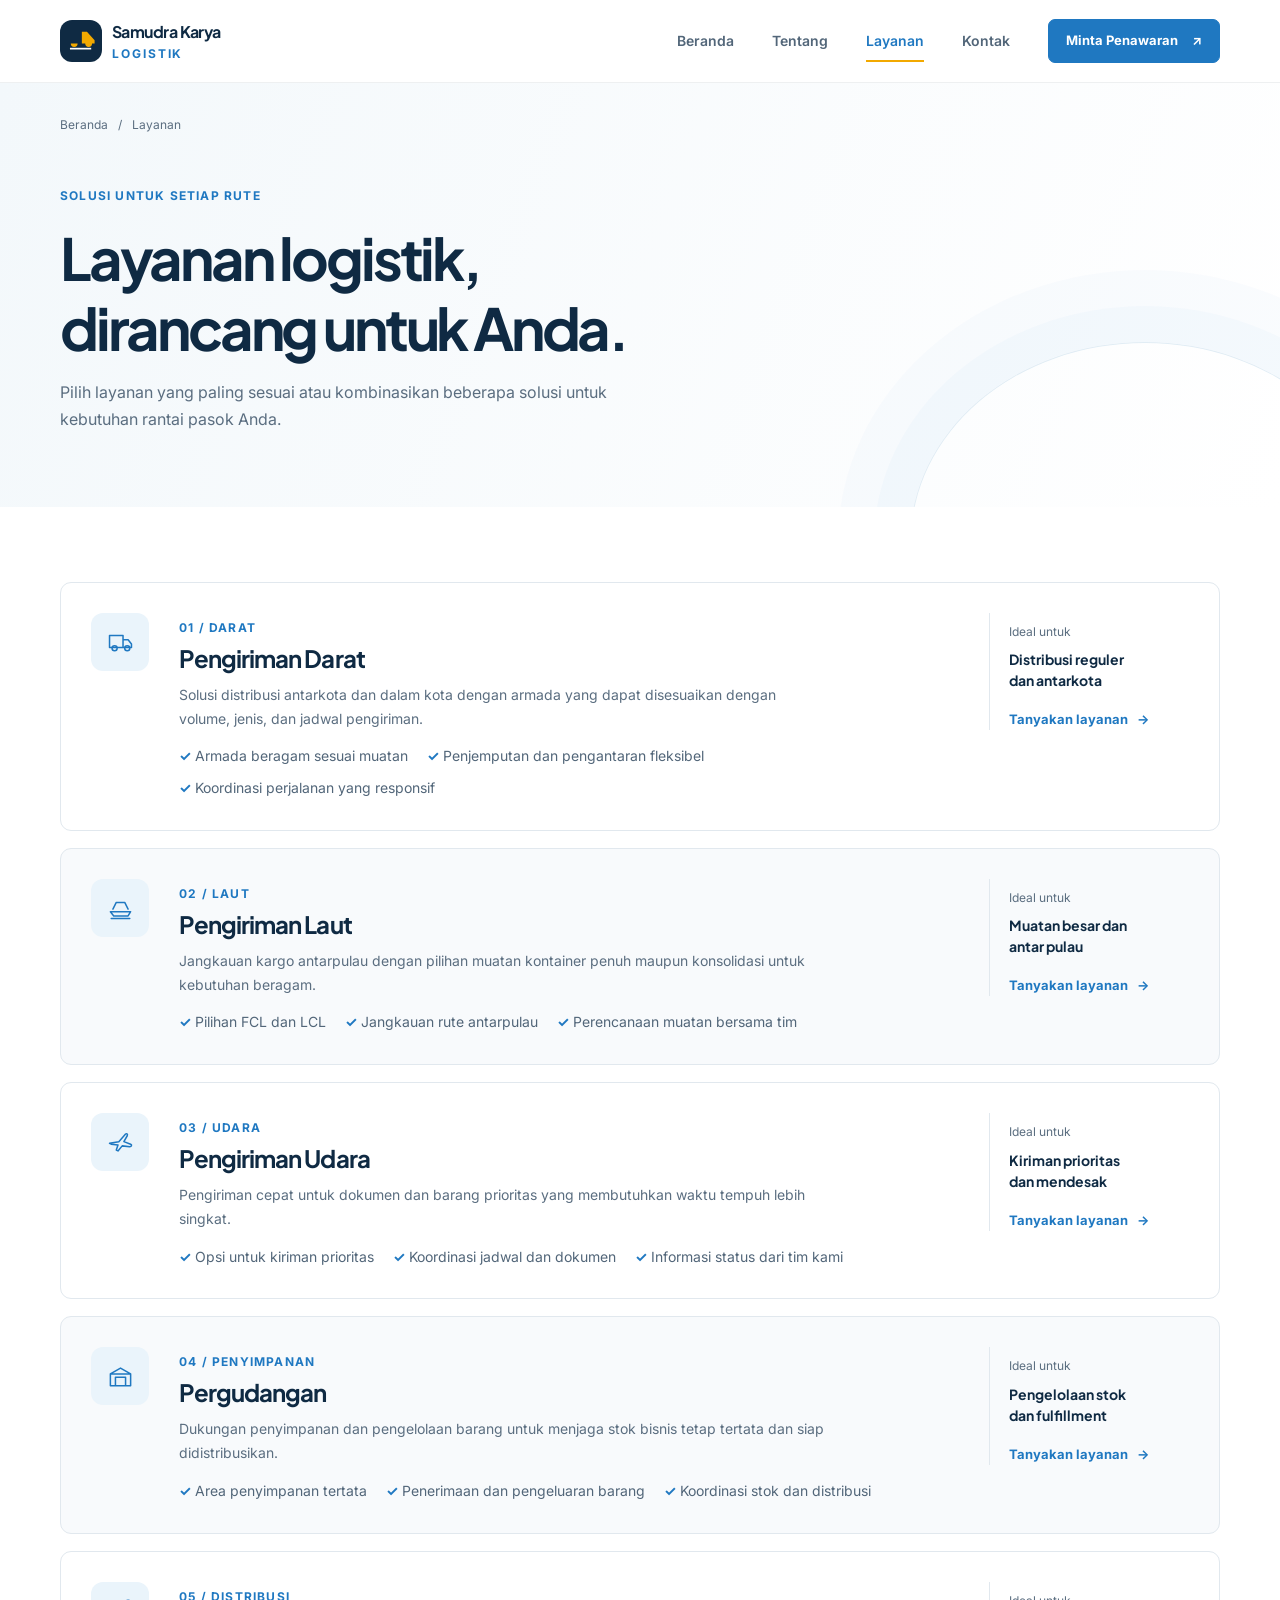
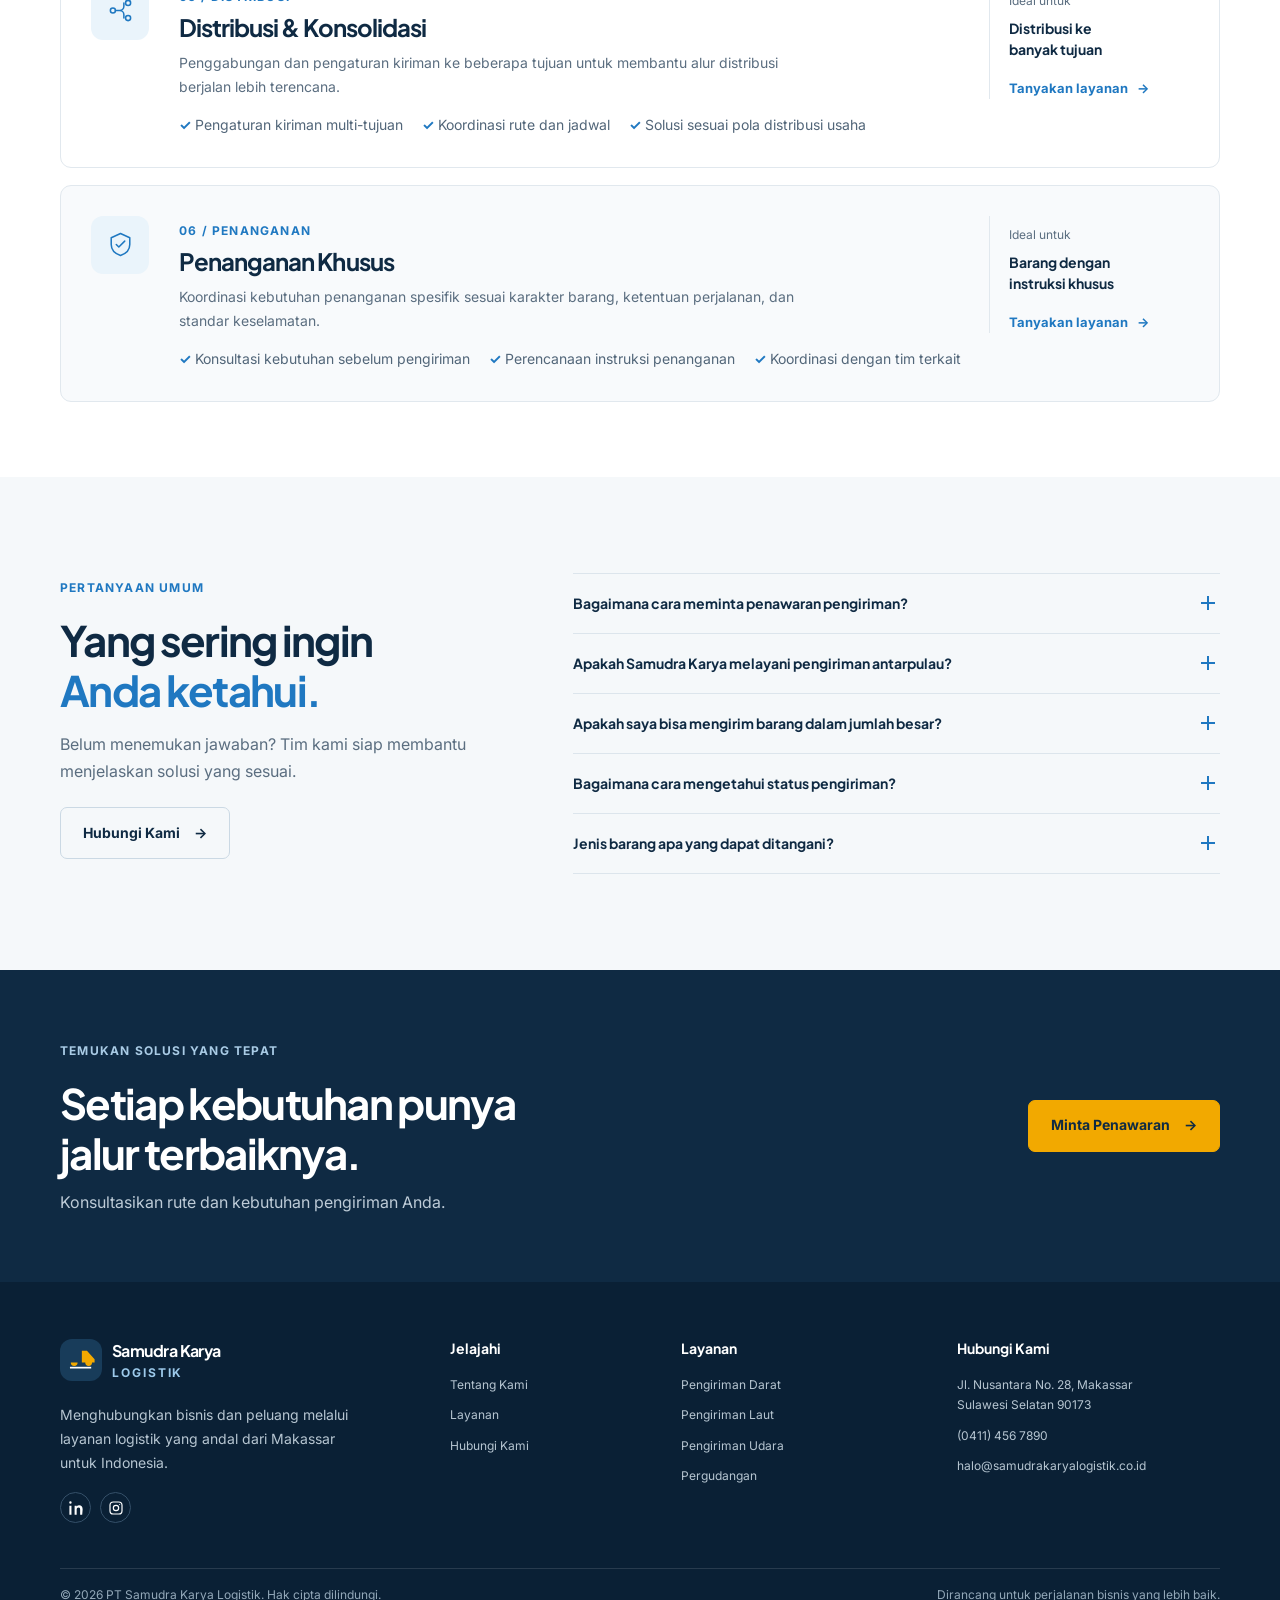
<file: services.html>
<!doctype html>
<html lang="id">
<head>
  <meta charset="utf-8"><meta name="viewport" content="width=device-width, initial-scale=1">
  <title>Layanan Logistik | PT Samudra Karya Logistik</title>
  <meta name="description" content="Temukan layanan pengiriman darat, laut, udara, pergudangan, distribusi, dan penanganan khusus dari Samudra Karya Logistik.">
  <!-- GANTI: Domain canonical, URL Open Graph, serta favicon sesuai domain resmi klien. -->
  <link rel="canonical" href="https://www.samudrakaryalogistik.co.id/services.html">
  <meta property="og:type" content="website"><meta property="og:title" content="Layanan Logistik | Samudra Karya Logistik"><meta property="og:description" content="Solusi logistik terintegrasi yang dirancang sesuai kebutuhan bisnis Anda."><meta property="og:url" content="https://www.samudrakaryalogistik.co.id/services.html"><meta property="og:image" content="https://www.samudrakaryalogistik.co.id/assets/img/og-image.jpg"><meta name="twitter:card" content="summary_large_image">
  <link rel="icon" href="data:image/svg+xml,%3Csvg xmlns='http://www.w3.org/2000/svg' viewBox='0 0 48 48'%3E%3Crect width='48' height='48' rx='12' fill='%230f2a43'/%3E%3Cpath d='M10 28h17V15h5l7 8v5h-3a4 4 0 0 1-8 0h-9a4 4 0 0 1-8 0h-1z' fill='%23f2a900'/%3E%3C/svg%3E">
  <link rel="preconnect" href="https://fonts.googleapis.com"><link rel="preconnect" href="https://fonts.gstatic.com" crossorigin><link href="https://fonts.googleapis.com/css2?family=Inter:wght@400;500;600;700&family=Plus+Jakarta+Sans:wght@500;600;700;800&display=swap" rel="stylesheet"><link rel="stylesheet" href="assets/css/style.css"><script src="assets/js/main.js" defer></script>
</head>
<body>
  <a class="skip-link" href="#konten">Lewati ke konten utama</a>
  <!-- GANTI: Identitas perusahaan, tautan navigasi, dan CTA sesuai informasi resmi klien. -->
  <header class="site-header"><div class="container header-inner"><a class="brand" href="index.html" aria-label="PT Samudra Karya Logistik, Beranda"><span class="brand-mark" aria-hidden="true"><svg viewBox="0 0 40 40"><path d="M4 23h17V9h6l9 10v4h-3a4 4 0 0 1-8 0h-9a4 4 0 0 1-8 0H4Z"/><path d="M7 29h25" class="brand-line"/></svg></span><span class="brand-text"><strong>Samudra Karya</strong><small>LOGISTIK</small></span></a><button class="menu-toggle" type="button" aria-label="Buka menu navigasi" aria-expanded="false" aria-controls="primary-nav"><span></span><span></span><span></span></button><nav class="primary-nav" id="primary-nav" aria-label="Navigasi utama"><a href="index.html">Beranda</a><a href="about.html">Tentang</a><a href="services.html" aria-current="page">Layanan</a><a href="contact.html">Kontak</a><a class="button button-small nav-cta" href="contact.html">Minta Penawaran <span aria-hidden="true">↗</span></a></nav></div></header>
  <main id="konten">
    <!-- GANTI: Rincian layanan, jangkauan, keunggulan, dan FAQ sesuai kemampuan operasional resmi klien. -->
    <section class="page-hero"><div class="container page-hero-inner"><nav class="breadcrumbs" aria-label="Breadcrumb"><a href="index.html">Beranda</a><span>/</span><span aria-current="page">Layanan</span></nav><span class="eyebrow">SOLUSI UNTUK SETIAP RUTE</span><h1>Layanan logistik,<br><span>dirancang untuk Anda.</span></h1><p>Pilih layanan yang paling sesuai atau kombinasikan beberapa solusi untuk kebutuhan rantai pasok Anda.</p></div><div class="page-hero-shape" aria-hidden="true"></div></section>
    <section class="section service-details"><div class="container">
      <article class="detail-card reveal" id="darat"><div class="detail-icon"><svg viewBox="0 0 32 32" aria-hidden="true"><path d="M3 9h16v14H3zM19 14h6l4 5v4H19z"/><circle cx="9" cy="24" r="3"/><circle cx="24" cy="24" r="3"/></svg></div><div class="detail-content"><span class="eyebrow">01 / DARAT</span><h2>Pengiriman Darat</h2><p>Solusi distribusi antarkota dan dalam kota dengan armada yang dapat disesuaikan dengan volume, jenis, dan jadwal pengiriman.</p><ul class="benefit-list"><li>Armada beragam sesuai muatan</li><li>Penjemputan dan pengantaran fleksibel</li><li>Koordinasi perjalanan yang responsif</li></ul></div><div class="detail-aside"><span>Ideal untuk</span><strong>Distribusi reguler<br>dan antarkota</strong><a class="text-link" href="contact.html">Tanyakan layanan <span aria-hidden="true">→</span></a></div></article>
      <article class="detail-card detail-card-reverse reveal" id="laut"><div class="detail-icon"><svg viewBox="0 0 32 32" aria-hidden="true"><path d="M4 21h24l-3 5H8zM7 18l4-8h10l4 8M5 29h22"/></svg></div><div class="detail-content"><span class="eyebrow">02 / LAUT</span><h2>Pengiriman Laut</h2><p>Jangkauan kargo antarpulau dengan pilihan muatan kontainer penuh maupun konsolidasi untuk kebutuhan beragam.</p><ul class="benefit-list"><li>Pilihan FCL dan LCL</li><li>Jangkauan rute antarpulau</li><li>Perencanaan muatan bersama tim</li></ul></div><div class="detail-aside"><span>Ideal untuk</span><strong>Muatan besar dan<br>antar pulau</strong><a class="text-link" href="contact.html">Tanyakan layanan <span aria-hidden="true">→</span></a></div></article>
      <article class="detail-card reveal" id="udara"><div class="detail-icon"><svg viewBox="0 0 32 32" aria-hidden="true"><path d="m3 17 11-2 8-9c1-1 3 0 2 2l-4 7 8 3c2 1 1 3-1 3l-9-1-5 6-2-1 2-6-8-1z"/></svg></div><div class="detail-content"><span class="eyebrow">03 / UDARA</span><h2>Pengiriman Udara</h2><p>Pengiriman cepat untuk dokumen dan barang prioritas yang membutuhkan waktu tempuh lebih singkat.</p><ul class="benefit-list"><li>Opsi untuk kiriman prioritas</li><li>Koordinasi jadwal dan dokumen</li><li>Informasi status dari tim kami</li></ul></div><div class="detail-aside"><span>Ideal untuk</span><strong>Kiriman prioritas<br>dan mendesak</strong><a class="text-link" href="contact.html">Tanyakan layanan <span aria-hidden="true">→</span></a></div></article>
      <article class="detail-card detail-card-reverse reveal" id="gudang"><div class="detail-icon"><svg viewBox="0 0 32 32" aria-hidden="true"><path d="M4 27V13l12-7 12 7v14H4zM10 27V17h12v10M4 13h24"/></svg></div><div class="detail-content"><span class="eyebrow">04 / PENYIMPANAN</span><h2>Pergudangan</h2><p>Dukungan penyimpanan dan pengelolaan barang untuk menjaga stok bisnis tetap tertata dan siap didistribusikan.</p><ul class="benefit-list"><li>Area penyimpanan tertata</li><li>Penerimaan dan pengeluaran barang</li><li>Koordinasi stok dan distribusi</li></ul></div><div class="detail-aside"><span>Ideal untuk</span><strong>Pengelolaan stok<br>dan fulfillment</strong><a class="text-link" href="contact.html">Tanyakan layanan <span aria-hidden="true">→</span></a></div></article>
      <article class="detail-card reveal" id="distribusi"><div class="detail-icon"><svg viewBox="0 0 32 32" aria-hidden="true"><circle cx="7" cy="16" r="3"/><circle cx="25" cy="7" r="3"/><circle cx="25" cy="25" r="3"/><path d="M10 16h5a5 5 0 0 0 5-5V7M15 16a5 5 0 0 1 5 5v4"/></svg></div><div class="detail-content"><span class="eyebrow">05 / DISTRIBUSI</span><h2>Distribusi &amp; Konsolidasi</h2><p>Penggabungan dan pengaturan kiriman ke beberapa tujuan untuk membantu alur distribusi berjalan lebih terencana.</p><ul class="benefit-list"><li>Pengaturan kiriman multi-tujuan</li><li>Koordinasi rute dan jadwal</li><li>Solusi sesuai pola distribusi usaha</li></ul></div><div class="detail-aside"><span>Ideal untuk</span><strong>Distribusi ke<br>banyak tujuan</strong><a class="text-link" href="contact.html">Tanyakan layanan <span aria-hidden="true">→</span></a></div></article>
      <article class="detail-card detail-card-reverse reveal" id="khusus"><div class="detail-icon"><svg viewBox="0 0 32 32" aria-hidden="true"><path d="M16 3 27 8v8c0 7-5 11-11 13C10 27 5 23 5 16V8z"/><path d="m11 16 3 3 7-7"/></svg></div><div class="detail-content"><span class="eyebrow">06 / PENANGANAN</span><h2>Penanganan Khusus</h2><p>Koordinasi kebutuhan penanganan spesifik sesuai karakter barang, ketentuan perjalanan, dan standar keselamatan.</p><ul class="benefit-list"><li>Konsultasi kebutuhan sebelum pengiriman</li><li>Perencanaan instruksi penanganan</li><li>Koordinasi dengan tim terkait</li></ul></div><div class="detail-aside"><span>Ideal untuk</span><strong>Barang dengan<br>instruksi khusus</strong><a class="text-link" href="contact.html">Tanyakan layanan <span aria-hidden="true">→</span></a></div></article>
    </div></section>
    <section class="faq-section section"><div class="container faq-grid"><div class="faq-intro reveal"><span class="eyebrow">PERTANYAAN UMUM</span><h2>Yang sering ingin<br><span>Anda ketahui.</span></h2><p>Belum menemukan jawaban? Tim kami siap membantu menjelaskan solusi yang sesuai.</p><a class="button button-outline" href="contact.html">Hubungi Kami <span aria-hidden="true">→</span></a></div><div class="faq-list reveal">
      <details><summary>Bagaimana cara meminta penawaran pengiriman?<span class="faq-plus" aria-hidden="true"></span></summary><p>Hubungi kami melalui formulir, telepon, atau WhatsApp dengan informasi jenis barang, berat atau volume, titik jemput, dan tujuan. Tim kami akan membantu menyiapkan penawaran.</p></details>
      <details><summary>Apakah Samudra Karya melayani pengiriman antarpulau?<span class="faq-plus" aria-hidden="true"></span></summary><p>Ya. Kami membantu pengiriman antarpulau melalui layanan laut dan udara serta mengoordinasikan perjalanan darat sesuai kebutuhan rute Anda.</p></details>
      <details><summary>Apakah saya bisa mengirim barang dalam jumlah besar?<span class="faq-plus" aria-hidden="true"></span></summary><p>Tentu. Kami dapat mendiskusikan opsi muatan dan armada sesuai volume, tujuan, jadwal, serta karakter barang.</p></details>
      <details><summary>Bagaimana cara mengetahui status pengiriman?<span class="faq-plus" aria-hidden="true"></span></summary><p>Hubungi tim kami dengan nomor referensi atau detail kiriman. Kami akan membantu memberikan informasi status dan perkembangan perjalanan.</p></details>
      <details><summary>Jenis barang apa yang dapat ditangani?<span class="faq-plus" aria-hidden="true"></span></summary><p>Jenis barang dan ketentuan penanganan bergantung pada rute serta moda yang digunakan. Sampaikan detail barang kepada tim kami agar dapat dikonfirmasi sebelum pemesanan.</p></details>
    </div></div></section>
    <section class="cta-section"><div class="container cta-inner reveal"><div><span class="eyebrow eyebrow-light">TEMUKAN SOLUSI YANG TEPAT</span><h2>Setiap kebutuhan punya<br>jalur terbaiknya.</h2><p>Konsultasikan rute dan kebutuhan pengiriman Anda.</p></div><a class="button button-yellow" href="contact.html">Minta Penawaran <span aria-hidden="true">→</span></a></div></section>
  </main>
  <!-- GANTI: Alamat, nomor telepon, email, tautan sosial, dan hak cipta sesuai data resmi klien. -->
  <footer class="site-footer"><div class="container footer-main"><div class="footer-about"><a class="brand brand-light" href="index.html" aria-label="Samudra Karya Logistik, Beranda"><span class="brand-mark" aria-hidden="true"><svg viewBox="0 0 40 40"><path d="M4 23h17V9h6l9 10v4h-3a4 4 0 0 1-8 0h-9a4 4 0 0 1-8 0H4Z"/><path d="M7 29h25" class="brand-line"/></svg></span><span class="brand-text"><strong>Samudra Karya</strong><small>LOGISTIK</small></span></a><p>Menghubungkan bisnis dan peluang melalui layanan logistik yang andal dari Makassar untuk Indonesia.</p><div class="social-links"><a href="https://www.linkedin.com/" aria-label="LinkedIn Samudra Karya"><svg viewBox="0 0 24 24" fill="currentColor" aria-hidden="true"><path d="M5.2 8.5H2.1V22h3.1V8.5ZM3.65 2a1.8 1.8 0 1 0 0 3.6 1.8 1.8 0 0 0 0-3.6ZM22 13.7c0-4.1-2.2-6-5.1-6a4.4 4.4 0 0 0-3.9 2.1V8.5H9.9V22H13v-7.1c0-1.9.4-3.8 2.8-3.8s2.4 2.2 2.4 3.9V22h3.1l.7-8.3Z"/></svg></a><a href="https://www.instagram.com/" aria-label="Instagram Samudra Karya"><svg viewBox="0 0 24 24" fill="none" stroke="currentColor" stroke-width="1.8" stroke-linecap="round" stroke-linejoin="round" aria-hidden="true"><rect x="3" y="3" width="18" height="18" rx="5"/><circle cx="12" cy="12" r="4"/><circle cx="17.5" cy="6.8" r=".8" fill="currentColor" stroke="none"/></svg></a></div></div><div class="footer-column"><h2>Jelajahi</h2><a href="about.html">Tentang Kami</a><a href="services.html">Layanan</a><a href="contact.html">Hubungi Kami</a></div><div class="footer-column"><h2>Layanan</h2><a href="services.html#darat">Pengiriman Darat</a><a href="services.html#laut">Pengiriman Laut</a><a href="services.html#udara">Pengiriman Udara</a><a href="services.html#gudang">Pergudangan</a></div><div class="footer-column footer-contact"><h2>Hubungi Kami</h2><p>Jl. Nusantara No. 28, Makassar<br>Sulawesi Selatan 90173</p><a href="tel:+624114567890">(0411) 456 7890</a><a href="mailto:halo@samudrakaryalogistik.co.id">halo@samudrakaryalogistik.co.id</a></div></div><div class="container footer-bottom"><p>© <span data-year>2026</span> PT Samudra Karya Logistik. Hak cipta dilindungi.</p><p>Dirancang untuk perjalanan bisnis yang lebih baik.</p></div></footer>
</body>
</html>
</file>
<file: assets/css/style.css>
:root {
  --navy: #0f2a43;
  --navy-deep: #0a2035;
  --blue: #1f78c1;
  --blue-light: #eaf4fb;
  --orange: #f2a900;
  --ink: #20364a;
  --muted: #5b6e80;
  --line: #e1e8ee;
  --surface: #f5f8fa;
  --white: #fff;
  --heading: "Plus Jakarta Sans", sans-serif;
  --body: "Inter", sans-serif;
  --shadow: 0 18px 48px rgba(15, 42, 67, .09);
}

* { box-sizing: border-box; }
html { scroll-behavior: smooth; scroll-padding-top: 100px; }
body { margin: 0; color: var(--ink); background: var(--white); font-family: var(--body); font-size: 16px; line-height: 1.7; -webkit-font-smoothing: antialiased; }
img, svg { display: block; max-width: 100%; }
img { height: auto; }
a { color: inherit; text-decoration: none; }
button, input, textarea, select { font: inherit; }
button, a, input, textarea, select { -webkit-tap-highlight-color: transparent; }
.container { width: min(1160px, calc(100% - 48px)); margin-inline: auto; }
h1, h2, h3, p { margin-top: 0; }
h1, h2, h3 { color: var(--navy); font-family: var(--heading); line-height: 1.2; }
h1 { font-size: clamp(42px, 5.5vw, 68px); letter-spacing: -.055em; }
h2 { font-size: clamp(30px, 3.6vw, 42px); letter-spacing: -.04em; }
h3 { font-size: 18px; letter-spacing: -.025em; }
p { color: var(--muted); }
:focus-visible { outline: 3px solid var(--orange); outline-offset: 4px; }
.skip-link { position: fixed; top: 10px; left: 10px; z-index: 2000; padding: 10px 16px; transform: translateY(-160%); background: var(--navy); color: var(--white); border-radius: 7px; }
.skip-link:focus { transform: translateY(0); }

.site-header { position: sticky; z-index: 1000; top: 0; background: rgba(255,255,255,.96); border-bottom: 1px solid rgba(15,42,67,.07); backdrop-filter: blur(16px); }
.header-inner { height: 82px; display: flex; align-items: center; justify-content: space-between; gap: 24px; }
.brand { display: inline-flex; align-items: center; flex: 0 0 auto; gap: 10px; color: var(--navy); }
.brand-mark { display: grid; flex: 0 0 auto; width: 42px; height: 42px; place-items: center; border-radius: 12px; background: var(--navy); }
.brand-mark svg { width: 34px; fill: var(--orange); }
.brand-mark .brand-line { fill: none; stroke: var(--white); stroke-width: 2; }
.brand-text { display: grid; line-height: 1.2; }
.brand-text strong { font: 700 16px var(--heading); letter-spacing: -.035em; }
.brand-text small { margin-top: 4px; color: var(--blue); font: 700 12px var(--body); letter-spacing: .16em; }
.primary-nav { display: flex; align-items: center; gap: clamp(20px, 3vw, 38px); }
.primary-nav > a:not(.button) { position: relative; padding-block: 12px; color: #526679; font-size: 14px; font-weight: 600; transition: color .2s; }
.primary-nav > a:not(.button):hover, .primary-nav > a[aria-current="page"] { color: var(--blue); }
.primary-nav > a:not(.button)[aria-current="page"]::after { position: absolute; right: 0; bottom: 3px; left: 0; height: 2px; background: var(--orange); content: ""; }
.menu-toggle { display: none; width: 44px; height: 44px; padding: 10px; border: 1px solid var(--line); border-radius: 9px; background: var(--white); cursor: pointer; }
.menu-toggle span { display: block; width: 20px; height: 2px; margin: 4px auto; background: var(--navy); transition: transform .2s, opacity .2s; }
.menu-toggle[aria-expanded="true"] span:first-child { transform: translateY(6px) rotate(45deg); }
.menu-toggle[aria-expanded="true"] span:nth-child(2) { opacity: 0; }
.menu-toggle[aria-expanded="true"] span:last-child { transform: translateY(-6px) rotate(-45deg); }
.button { display: inline-flex; min-height: 52px; align-items: center; justify-content: center; gap: 14px; padding: 0 22px; border: 1px solid var(--blue); border-radius: 7px; background: var(--blue); color: var(--white); font-size: 14px; font-weight: 700; line-height: 1.2; transition: transform .2s, box-shadow .2s, background .2s; }
.button:hover { transform: translateY(-2px); box-shadow: 0 9px 20px rgba(31,120,193,.2); background: #176aa9; }
.button-small { min-height: 44px; padding-inline: 17px; font-size: 13px; }
.button-outline { border-color: #cbd9e4; background: transparent; color: var(--navy); }
.button-outline:hover { border-color: var(--blue); background: var(--blue-light); box-shadow: none; color: var(--blue); }
.button-yellow { border-color: var(--orange); background: var(--orange); color: var(--navy); }
.button-yellow:hover { border-color: #ffc02e; background: #ffc02e; box-shadow: 0 9px 20px rgba(242,169,0,.2); }

.hero { position: relative; overflow: hidden; padding: 75px 0 68px; background: linear-gradient(112deg, #f4f9fc 0%, #fff 57%, #eef6fb 100%); }
.hero-grid { position: relative; z-index: 1; display: grid; grid-template-columns: 1.02fr .98fr; align-items: center; gap: 42px; }
.hero-copy { padding-block: 10px; }
.eyebrow { display: inline-flex; align-items: center; gap: 9px; margin-bottom: 18px; color: var(--blue); font-size: 12px; font-weight: 700; letter-spacing: .1em; line-height: 1.5; }
.eyebrow-dot { width: 8px; height: 8px; flex: 0 0 auto; border-radius: 50%; background: var(--orange); }
.hero h1 { margin-bottom: 20px; }
.hero h1 span, h2 span { color: var(--blue); }
.hero-copy > p { max-width: 500px; margin-bottom: 27px; font-size: 17px; line-height: 1.75; }
.button-row { display: flex; flex-wrap: wrap; gap: 12px; }
.hero-proof { display: flex; align-items: center; gap: 13px; margin-top: 37px; }
.hero-proof p { margin: 0; font-size: 14px; line-height: 1.5; }
.hero-proof strong { color: var(--navy); font-size: 14px; }
.hero-visual { position: relative; min-width: 0; }
.hero-image-wrap { overflow: hidden; border-radius: 46% 46% 16px 16px; background: #dcecf6; }
.hero-image-wrap img { width: 100%; height: 460px; object-fit: cover; }
.floating-card { position: absolute; display: flex; max-width: calc(100% - 24px); align-items: center; gap: 11px; padding: 13px 16px; border: 1px solid rgba(15,42,67,.05); border-radius: 10px; background: var(--white); box-shadow: var(--shadow); }
.floating-card-top { top: 54px; left: -32px; }
.floating-card-bottom { right: -20px; bottom: 52px; }
.floating-card strong, .floating-card small { display: block; }
.floating-card strong { color: var(--navy); font-size: 12px; }
.floating-card small { color: var(--muted); font-size: 12px; }
.floating-icon { display: grid; width: 35px; height: 35px; flex: 0 0 auto; place-items: center; border-radius: 8px; background: var(--blue-light); color: var(--blue); font-size: 19px; }
.floating-icon svg { width: 19px; height: 19px; }
.status-dot { width: 10px; height: 10px; flex: 0 0 auto; border-radius: 50%; background: #27ae70; box-shadow: 0 0 0 5px #e5f6ed; }
.hero-stamp { position: absolute; right: 16px; top: -18px; display: flex; width: 92px; height: 92px; flex: 0 0 auto; flex-direction: column; align-items: center; justify-content: center; overflow: hidden; padding: 7px; border: 1px solid rgba(242,169,0,.55); border-radius: 50%; background: rgba(255,255,255,.95); color: var(--navy); text-align: center; transform: rotate(9deg); }
.hero-stamp span { font-size: 12px; font-weight: 700; letter-spacing: 0; line-height: 1.2; }
.hero-stamp b { margin-top: 2px; color: var(--blue); font: 800 13px var(--heading); }
.hero-wave { position: absolute; right: -7%; bottom: -200px; width: 55%; height: 250px; border-radius: 50%; background: rgba(31,120,193,.035); }
.stats-section { border-bottom: 1px solid var(--line); }
.stats-grid { display: grid; grid-template-columns: repeat(4, 1fr); padding-block: 28px; }
.stat-item { display: grid; justify-items: center; gap: 1px; padding: 0 10px; border-right: 1px solid var(--line); text-align: center; }
.stat-item:last-child { border: 0; }
.stat-item strong { color: var(--navy); font: 800 27px var(--heading); letter-spacing: -.04em; }
.stat-item strong span { color: var(--blue); font-size: 20px; }
.stat-item > span { color: var(--muted); font-size: 12px; }
.section { padding-block: 96px; }
.section-heading { display: flex; align-items: end; justify-content: space-between; gap: 38px; margin-bottom: 42px; }
.section-heading h2 { margin-bottom: 0; }
.section-heading > p { max-width: 370px; margin: 0 0 4px; }
.section-heading.centered { display: grid; justify-items: center; text-align: center; }
.section-heading.centered > p { max-width: 510px; margin-top: 14px; }
.service-grid { display: grid; grid-template-columns: repeat(4, 1fr); gap: 18px; }
.service-card { position: relative; min-width: 0; padding: 27px 22px 24px; border: 1px solid var(--line); border-radius: 10px; background: var(--white); transition: transform .25s, border-color .25s, box-shadow .25s; }
.service-card:hover { transform: translateY(-5px); border-color: #c7deee; box-shadow: var(--shadow); }
.icon-box { display: grid; width: 49px; height: 49px; flex: 0 0 auto; place-items: center; margin-bottom: 28px; border-radius: 11px; background: var(--blue-light); color: var(--blue); }
.icon-box svg, .detail-icon svg { width: 27px; fill: none; stroke: currentColor; stroke-linecap: round; stroke-linejoin: round; stroke-width: 1.8; }
.card-number { position: absolute; top: 31px; right: 21px; color: #a7b7c4; font: 700 12px var(--heading); }
.service-card h3 { margin-bottom: 11px; }
.service-card p { min-height: 96px; margin-bottom: 17px; font-size: 14px; line-height: 1.7; }
.text-link { display: inline-flex; align-items: center; gap: 9px; color: var(--blue); font-size: 13px; font-weight: 700; }
.text-link span { transition: transform .2s; }
.text-link:hover span { transform: translateX(4px); }
.why-section { background: var(--surface); }
.why-grid { display: grid; grid-template-columns: 1fr 1fr; align-items: center; gap: 85px; }
.why-visual { position: relative; min-width: 0; }
.why-visual > img { width: 100%; height: 440px; border-radius: 15px; object-fit: cover; }
.why-note { position: absolute; right: -20px; bottom: 28px; display: flex; align-items: center; gap: 12px; padding: 17px 20px; border-radius: 10px; background: var(--white); box-shadow: var(--shadow); }
.why-note b { color: var(--blue); font: 800 29px var(--heading); }
.why-note span { color: var(--muted); font-size: 12px; line-height: 1.45; }
.why-copy h2 { margin-bottom: 17px; }
.why-copy > p { margin-bottom: 25px; }
.check-list { display: grid; gap: 18px; margin: 0 0 25px; padding: 0; list-style: none; }
.check-list li { display: flex; align-items: flex-start; gap: 13px; }
.check-list li > span { display: grid; width: 24px; height: 24px; flex: 0 0 auto; place-items: center; border-radius: 50%; background: #e5f4ed; color: #21885a; font-size: 13px; font-weight: 700; }
.check-list strong, .check-list small { display: block; }
.check-list strong { color: var(--navy); font-size: 14px; }
.check-list small { color: var(--muted); font-size: 14px; }
.process-grid { display: grid; grid-template-columns: repeat(4,1fr); gap: 24px; }
.process-step { position: relative; padding: 3px 16px 0 0; }
.process-step:not(:last-child)::after { position: absolute; top: 24px; left: 62px; width: calc(100% - 55px); border-top: 1px dashed #cbd8e2; content: ""; }
.process-icon { position: relative; z-index: 1; display: grid; width: 48px; height: 48px; flex: 0 0 auto; place-items: center; margin-bottom: 21px; border: 1px solid #cfe2f0; border-radius: 50%; background: var(--white); color: var(--blue); font: 700 13px var(--heading); }
.process-step h3 { margin-bottom: 8px; }
.process-step p { margin: 0; font-size: 14px; }
.clients-section { padding-block: 38px; background: var(--surface); }
.clients-inner > p { margin-bottom: 23px; text-align: center; font-size: 12px; font-weight: 600; }
.client-logos { display: flex; flex-wrap: wrap; align-items: center; justify-content: space-between; gap: 22px; color: #8795a2; font: 800 17px var(--heading); letter-spacing: -.04em; }
.client-logos > span { min-width: 0; }
.logo-light { color: #aeb9c2; font-weight: 500; }
.logo-serif { font-family: Georgia, serif; font-weight: 700; letter-spacing: .08em; }
.logo-italic { font-style: italic; }
.logo-italic span { color: var(--blue); }
.cta-section { padding-block: 66px; background: var(--navy); }
.cta-inner { display: flex; align-items: center; justify-content: space-between; gap: 32px; }
.eyebrow-light { color: #a9cbe5; }
.cta-inner h2 { margin-bottom: 10px; color: var(--white); }
.cta-inner p { margin-bottom: 0; color: #bdcbd7; }
.site-footer { background: var(--navy-deep); color: var(--white); }
.footer-main { display: grid; grid-template-columns: 1.5fr .8fr 1fr 1.15fr; gap: 48px; padding-block: 57px 45px; }
.brand-light { color: var(--white); }
.brand-light .brand-mark { background: #183c5a; }
.brand-light .brand-text small { color: #9cc9ea; }
.footer-about > p { max-width: 290px; margin: 18px 0; color: #b6c5d1; font-size: 14px; }
.social-links { display: flex; gap: 9px; }
.social-links a { display: grid; width: 31px; height: 31px; flex: 0 0 auto; place-items: center; border: 1px solid #355069; border-radius: 50%; color: var(--white); font-size: 12px; font-weight: 700; transition: background .2s; }
.social-links a:hover { background: var(--blue); }
.social-links svg { width: 16px; height: 16px; }
.footer-column { display: flex; align-items: flex-start; flex-direction: column; gap: 10px; }
.footer-column h2 { margin-bottom: 8px; color: var(--white); font: 700 14px var(--heading); letter-spacing: 0; }
.footer-column a, .footer-column p { margin: 0; color: #b6c5d1; font-size: 12px; }
.footer-column a:hover { color: var(--white); }
.footer-contact p { line-height: 1.7; }
.footer-bottom { display: flex; justify-content: space-between; gap: 20px; padding-block: 16px; border-top: 1px solid rgba(255,255,255,.12); }
.footer-bottom p { margin: 0; color: #93a8b9; font-size: 12px; }

.page-hero { position: relative; overflow: hidden; padding: 32px 0 74px; background: linear-gradient(110deg,#f3f8fb,#fff); }
.page-hero-inner { position: relative; z-index: 1; }
.breadcrumbs { display: flex; gap: 10px; align-items: center; margin-bottom: 46px; color: var(--muted); font-size: 12px; }
.breadcrumbs a:hover { color: var(--blue); }
.page-hero h1 { margin-bottom: 16px; font-size: clamp(40px,5vw,58px); }
.page-hero-inner > p { max-width: 570px; margin-bottom: 0; font-size: 16px; }
.page-hero-shape { position: absolute; right: -100px; bottom: -235px; width: 470px; height: 400px; border: 1px solid #e1edf5; border-radius: 50%; box-shadow: 0 0 0 36px rgba(31,120,193,.025), 0 0 0 72px rgba(31,120,193,.02); }
.about-intro-grid { display: grid; grid-template-columns: 1fr 1fr; align-items: center; gap: 80px; }
.about-intro-copy h2 { margin-bottom: 18px; }
.about-intro-copy p { margin-bottom: 15px; }
.about-intro-copy .button { margin-top: 10px; }
.about-photo { position: relative; min-width: 0; }
.about-photo > img { width: 100%; height: 390px; border-radius: 13px; object-fit: cover; }
.about-photo-caption { position: absolute; right: 16px; bottom: 16px; left: 16px; display: grid; gap: 2px; padding: 13px 16px; border-radius: 8px; background: rgba(255,255,255,.95); }
.about-photo-caption b { color: var(--navy); font: 700 13px var(--heading); }
.about-photo-caption span { color: var(--muted); font-size: 12px; }
.vision-section { padding-block: 70px; background: var(--surface); }
.vision-grid { display: grid; grid-template-columns: .92fr 1.08fr; gap: 28px; }
.vision-card { min-height: 360px; padding: 39px; border-radius: 13px; background: var(--navy); }
.vision-icon { display: grid; width: 41px; height: 41px; flex: 0 0 auto; place-items: center; margin-bottom: 25px; border: 1px solid rgba(255,255,255,.22); border-radius: 10px; color: var(--orange); }
.vision-icon svg { width: 23px; height: 23px; }
.vision-card h2 { margin: 0 0 15px; color: var(--white); font-size: 28px; }
.vision-card p { margin: 0; color: #b9cbd8; font-size: 14px; }
.mission-card { padding: 27px 20px; }
.mission-card h2 { margin-bottom: 23px; font-size: 29px; }
.mission-card .check-list { gap: 17px; }
.values-grid { display: grid; grid-template-columns: repeat(4,1fr); gap: 17px; }
.value-card { padding: 24px 21px; border: 1px solid var(--line); border-radius: 9px; }
.value-number { display: inline-block; margin-bottom: 30px; color: var(--blue); font: 700 12px var(--heading); }
.value-card h3 { margin-bottom: 9px; }
.value-card p { margin: 0; font-size: 14px; }
.timeline-section { background: var(--surface); }
.timeline-grid { display: grid; grid-template-columns: .8fr 1.2fr; gap: 80px; }
.timeline-heading h2 { margin-bottom: 15px; }
.timeline { position: relative; display: grid; gap: 0; }
.timeline::before { position: absolute; top: 8px; bottom: 26px; left: 43px; width: 1px; background: #cadbe7; content: ""; }
.timeline-item { position: relative; display: grid; grid-template-columns: 88px 1fr; gap: 22px; padding-bottom: 27px; }
.timeline-year { position: relative; z-index: 1; display: grid; width: 88px; height: 37px; place-items: center; border: 1px solid #d4e3ed; border-radius: 20px; background: var(--white); color: var(--blue); font: 700 12px var(--heading); }
.timeline-item h3 { margin-bottom: 6px; font-size: 15px; }
.timeline-item p { margin: 0; font-size: 14px; }
.team-grid { display: grid; grid-template-columns: repeat(4,1fr); gap: 18px; }
.team-card { overflow: hidden; border: 1px solid var(--line); border-radius: 10px; background: var(--white); }
.team-card img { width: 100%; height: 245px; background: #e9f2f8; object-fit: cover; }
.team-card > div { padding: 16px 17px; }
.team-card h3 { margin: 0 0 3px; font-size: 14px; }
.team-card p { margin: 0; font-size: 12px; }

.service-details { padding-block: 75px; }
.detail-card { display: grid; grid-template-columns: 64px 1fr 200px; align-items: start; gap: 24px; padding: 30px; border: 1px solid var(--line); border-radius: 11px; background: var(--white); scroll-margin-top: 110px; }
.detail-card + .detail-card { margin-top: 17px; }
.detail-card-reverse { background: #f8fafc; }
.detail-icon { display: grid; width: 58px; height: 58px; flex: 0 0 auto; place-items: center; border-radius: 12px; background: var(--blue-light); color: var(--blue); }
.detail-content .eyebrow { margin-bottom: 7px; font-size: 12px; }
.detail-content h2 { margin-bottom: 10px; font-size: 24px; }
.detail-content > p { max-width: 650px; margin-bottom: 14px; font-size: 14px; }
.benefit-list { display: flex; flex-wrap: wrap; gap: 8px 19px; margin: 0; padding: 0; list-style: none; }
.benefit-list li { position: relative; padding-left: 16px; color: #526679; font-size: 14px; }
.benefit-list li::before { position: absolute; left: 0; color: var(--blue); font-weight: 700; content: "✓"; }
.detail-aside { display: flex; align-items: flex-start; flex-direction: column; gap: 7px; padding: 9px 0 0 19px; border-left: 1px solid var(--line); }
.detail-aside > span { color: var(--muted); font-size: 12px; }
.detail-aside strong { margin-bottom: 10px; color: var(--navy); font: 700 14px/1.5 var(--heading); }
.detail-aside .text-link { font-size: 13px; }
.faq-section { background: var(--surface); }
.faq-grid { display: grid; grid-template-columns: .8fr 1.2fr; gap: 82px; }
.faq-intro h2 { margin-bottom: 15px; }
.faq-intro > p { margin-bottom: 22px; }
.faq-list details { border-bottom: 1px solid #dce5ec; }
.faq-list details:first-child { border-top: 1px solid #dce5ec; }
.faq-list summary { position: relative; padding: 19px 40px 19px 0; color: var(--navy); font: 700 14px/1.5 var(--heading); list-style: none; cursor: pointer; }
.faq-list summary::-webkit-details-marker { display: none; }
.faq-plus { position: absolute; top: 50%; right: 3px; display: block; width: 18px; height: 18px; transform: translateY(-50%); }
.faq-plus::before, .faq-plus::after { position: absolute; top: 8px; left: 2px; width: 14px; height: 2px; background: var(--blue); content: ""; }
.faq-plus::after { transform: rotate(90deg); transition: transform .2s; }
.faq-list details[open] .faq-plus::after { transform: rotate(0); }
.faq-list details p { margin: -3px 35px 18px 0; font-size: 14px; }

.contact-section { padding-block: 70px 90px; }
.contact-grid { display: grid; grid-template-columns: 1.08fr .92fr; align-items: start; gap: 58px; }
.contact-form-wrap h2 { margin-bottom: 8px; font-size: 32px; }
.contact-form-wrap > p { margin-bottom: 25px; font-size: 14px; }
.quote-form { display: grid; gap: 17px; }
.form-row { display: grid; grid-template-columns: 1fr 1fr; gap: 15px; }
.form-field { display: grid; gap: 7px; }
.form-field label { color: var(--navy); font-size: 12px; font-weight: 700; }
.form-field label span { color: #d05b45; }
.form-field input, .form-field textarea, .form-field select { width: 100%; min-width: 0; min-height: 47px; padding: 11px 13px; border: 1px solid #d8e2e9; border-radius: 6px; outline: none; background: var(--white); color: var(--ink); font-size: 14px; transition: border .2s, box-shadow .2s; }
.form-field textarea { min-height: 120px; resize: vertical; }
.form-field input::placeholder, .form-field textarea::placeholder { color: #9aa9b5; }
.form-field input:focus, .form-field textarea:focus, .form-field select:focus { border-color: var(--blue); box-shadow: 0 0 0 3px rgba(31,120,193,.12); }
.form-field select:invalid { color: #8493a0; }
.form-submit { width: 100%; cursor: pointer; }
.form-notice { min-height: 0; margin: 0; color: #a43b2e; font-size: 12px; }
.form-notice:empty { display: none; }
.form-notice.form-success { color: #21885a; }
.form-notice a { color: var(--blue); font-weight: 700; text-decoration: underline; }
.form-privacy { color: var(--muted); font-size: 12px; text-align: center; }
.contact-info-card { padding: 31px; border-radius: 11px; background: var(--navy); }
.contact-info-card h2 { margin-bottom: 27px; color: var(--white); font-size: 29px; }
.contact-info-item { display: flex; align-items: flex-start; gap: 13px; padding-block: 14px; border-top: 1px solid rgba(255,255,255,.13); }
.contact-info-icon { display: grid; width: 34px; height: 34px; flex: 0 0 auto; place-items: center; border-radius: 8px; background: rgba(255,255,255,.1); color: var(--orange); font-size: 16px; }
.contact-info-icon svg { width: 18px; height: 18px; }
.contact-info-item strong { display: block; margin-bottom: 3px; color: var(--white); font-size: 12px; }
.contact-info-item p, .contact-info-item a { margin: 0; color: #b9cbd8; font-size: 14px; }
.contact-info-item a:hover { color: var(--white); }
.map-placeholder { position: relative; display: flex; min-height: 210px; align-items: center; flex-direction: column; justify-content: center; overflow: hidden; gap: 4px; margin-top: 17px; border: 1px solid #dae6ed; border-radius: 10px; background: #eef4f5; }
.map-grid { position: absolute; inset: 0; opacity: .65; background-image: linear-gradient(32deg, transparent 46%, #d7e5dd 47%, #d7e5dd 50%, transparent 51%), linear-gradient(148deg, transparent 45%, #dce8df 46%, #dce8df 49%, transparent 50%), linear-gradient(90deg, transparent 48%, #d8e4e9 49%, #d8e4e9 51%, transparent 52%); background-size: 93px 73px, 120px 92px, 65px 100%; }
.map-pin { position: relative; display: grid; width: 39px; height: 39px; flex: 0 0 auto; place-items: center; margin-bottom: 2px; border: 4px solid rgba(31,120,193,.17); border-radius: 50%; background: var(--blue); color: var(--white); font-size: 18px; }
.map-pin svg { width: 18px; height: 18px; }
.map-placeholder strong, .map-placeholder small, .map-label { position: relative; }
.map-placeholder strong { color: var(--navy); font: 700 13px var(--heading); }
.map-placeholder small { color: var(--muted); font-size: 12px; }
.map-label { position: absolute; right: 10px; bottom: 10px; max-width: calc(100% - 20px); padding: 4px 7px; border-radius: 3px; background: rgba(255,255,255,.85); color: var(--muted); font-size: 12px; font-weight: 700; letter-spacing: .03em; text-align: center; }
.contact-bottom-cta { padding-block: 32px; background: var(--surface); }
.contact-bottom-inner { display: flex; align-items: center; justify-content: space-between; gap: 24px; }
.contact-bottom-inner h2 { margin-bottom: 5px; font-size: 20px; }
.contact-bottom-inner p { margin: 0; font-size: 14px; }

.reveal { opacity: 1; transform: none; }
.js-ready .reveal { opacity: 0; transform: translateY(18px); transition: opacity .65s ease, transform .65s ease; }
.js-ready .reveal.is-visible { opacity: 1; transform: translateY(0); }

@media (max-width: 980px) {
  .container { width: min(100% - 40px, 760px); }
  .header-inner { height: 74px; }
  .menu-toggle { display: block; }
  .primary-nav { position: absolute; top: 74px; right: 0; left: 0; display: none; align-items: stretch; flex-direction: column; gap: 0; padding: 10px 20px 20px; border-bottom: 1px solid var(--line); background: var(--white); box-shadow: 0 14px 20px rgba(15,42,67,.08); }
  .primary-nav.is-open { display: flex; }
  .primary-nav > a:not(.button) { padding: 12px 5px; }
  .primary-nav > a:not(.button)[aria-current="page"]::after { right: auto; width: 25px; bottom: 5px; }
  .nav-cta { align-self: flex-start; margin-top: 8px; }
  .hero { padding-top: 52px; }
  .hero-grid { grid-template-columns: 1fr 1fr; gap: 24px; }
  .hero-image-wrap img { height: 380px; }
  .hero-stamp { right: 0; }
  .service-grid, .values-grid, .team-grid { grid-template-columns: repeat(2,1fr); }
  .why-grid, .about-intro-grid { gap: 45px; }
  .footer-main { grid-template-columns: 1.3fr 1fr 1fr; gap: 32px; }
  .footer-about { grid-row: span 2; }
  .detail-card { grid-template-columns: 60px 1fr 160px; gap: 17px; padding: 24px; }
  .faq-grid { gap: 45px; }
  .contact-grid { gap: 35px; }
}
@media (max-width: 860px) {
  .contact-grid { grid-template-columns: 1fr; }
}
@media (max-width: 680px) {
  body { font-size: 15px; }
  .container { width: calc(100% - 40px); }
  .section { padding-block: 68px; }
  .brand-mark { width: 39px; height: 39px; }
  .brand-text strong { font-size: 15px; }
  .hero { padding: 45px 0 35px; }
  .hero-grid { grid-template-columns: 1fr; gap: 38px; }
  .hero-copy { padding: 0; }
  .hero h1 { font-size: clamp(42px, 11vw, 58px); }
  .hero-copy > p { font-size: 15px; }
  .hero-visual { width: calc(100% - 10px); margin: 0 auto; }
  .hero-image-wrap { border-radius: 42% 42% 13px 13px; }
  .hero-image-wrap img { height: min(78vw, 370px); }
  .floating-card-top { top: 34px; left: -7px; }
  .floating-card-bottom { right: -7px; bottom: 30px; }
  .hero-stamp { top: -14px; right: 2px; width: 84px; height: 84px; }
  .hero-stamp b { font-size: 12px; }
  .stats-grid { grid-template-columns: repeat(2,1fr); row-gap: 22px; padding-block: 24px; }
  .stat-item:nth-child(2) { border-right: 0; }
  .stat-item strong { font-size: 24px; }
  .stat-item > span { font-size: 12px; }
  .section-heading { display: block; margin-bottom: 28px; }
  .section-heading > p { margin-top: 14px; }
  .section-heading.centered { display: grid; }
  .section-heading.centered > p { margin-top: 12px; }
  .service-grid { grid-template-columns: 1fr; gap: 12px; }
  .service-card { padding: 21px; }
  .service-card p { min-height: 0; }
  .icon-box { margin-bottom: 19px; }
  .why-grid, .about-intro-grid, .vision-grid, .timeline-grid, .faq-grid, .contact-grid { grid-template-columns: 1fr; gap: 35px; }
  .why-visual > img { height: min(78vw, 340px); }
  .why-note { right: -6px; bottom: 14px; padding: 12px 14px; }
  .why-note b { font-size: 24px; }
  .process-grid { grid-template-columns: 1fr 1fr; gap: 25px 14px; }
  .process-step { padding-right: 4px; }
  .process-step:not(:last-child)::after { display: none; }
  .process-step p { font-size: 14px; }
  .client-logos { justify-content: center; gap: 18px 27px; font-size: 14px; }
  .cta-section { padding-block: 48px; }
  .cta-inner { align-items: flex-start; flex-direction: column; }
  .cta-inner h2 { font-size: 29px; }
  .footer-main { grid-template-columns: 1fr 1fr; gap: 30px 20px; padding-block: 42px 30px; }
  .footer-about { grid-column: 1 / -1; grid-row: auto; }
  .footer-bottom { align-items: flex-start; flex-direction: column; gap: 7px; }
  .page-hero { padding: 24px 0 51px; }
  .breadcrumbs { margin-bottom: 33px; }
  .page-hero h1 { font-size: clamp(39px, 10vw, 52px); }
  .page-hero-inner > p { font-size: 14px; }
  .about-intro { padding-top: 56px; }
  .about-photo > img { height: min(75vw, 330px); }
  .vision-section { padding-block: 48px; }
  .vision-card { min-height: 0; padding: 28px; }
  .vision-card h2 { font-size: 25px; }
  .mission-card { padding: 6px 0 0; }
  .values-grid, .team-grid { grid-template-columns: 1fr 1fr; gap: 11px; }
  .value-card { padding: 18px 15px; }
  .value-number { margin-bottom: 20px; }
  .value-card h3 { font-size: 15px; }
  .value-card p { font-size: 14px; }
  .timeline-item { grid-template-columns: 70px 1fr; gap: 15px; }
  .timeline-year { width: 70px; }
  .timeline::before { left: 34px; }
  .team-card img { height: 190px; }
  .team-card > div { padding: 12px; }
  .team-card h3 { font-size: 14px; }
  .team-card p { font-size: 12px; }
  .service-details { padding-block: 48px; }
  .detail-card { grid-template-columns: 49px 1fr; gap: 14px; padding: 18px; }
  .detail-icon { width: 46px; height: 46px; }
  .detail-icon svg { width: 23px; }
  .detail-content h2 { font-size: 20px; }
  .detail-content > p { font-size: 14px; }
  .detail-aside { grid-column: 2; flex-direction: row; align-items: center; flex-wrap: wrap; gap: 5px 9px; padding: 13px 0 0; border-top: 1px solid var(--line); border-left: 0; }
  .detail-aside strong { margin: 0; }
  .detail-aside .text-link { margin-left: auto; }
  .benefit-list { display: grid; gap: 4px; }
  .faq-intro { margin-bottom: -7px; }
  .faq-list summary { font-size: 14px; }
  .contact-section { padding-block: 49px 60px; }
  .contact-form-wrap h2 { font-size: 29px; }
  .form-row { grid-template-columns: 1fr; gap: 15px; }
  .contact-info-card { padding: 25px 21px; }
  .contact-info-card h2 { font-size: 26px; }
  .contact-bottom-inner { align-items: flex-start; flex-direction: column; }
}
@media (max-width: 390px) {
  .container { width: calc(100% - 32px); }
  .hero-proof { margin-top: 26px; }
  .floating-card { gap: 8px; padding: 10px 11px; }
  .floating-card strong { font-size: 12px; }
  .floating-card small { font-size: 12px; }
  .floating-icon { width: 30px; height: 30px; }
  .hero-stamp { width: 84px; height: 84px; }
  .button { min-height: 48px; padding-inline: 16px; font-size: 13px; }
  .brand { gap: 8px; }
  .brand-text strong { font-size: 14px; }
  .team-card img { height: 165px; }
}
@media (prefers-reduced-motion: reduce) {
  *, *::before, *::after { scroll-behavior: auto !important; animation-duration: .01ms !important; animation-iteration-count: 1 !important; transition-duration: .01ms !important; }
  .js-ready .reveal { opacity: 1; transform: none; }
}
</file>
